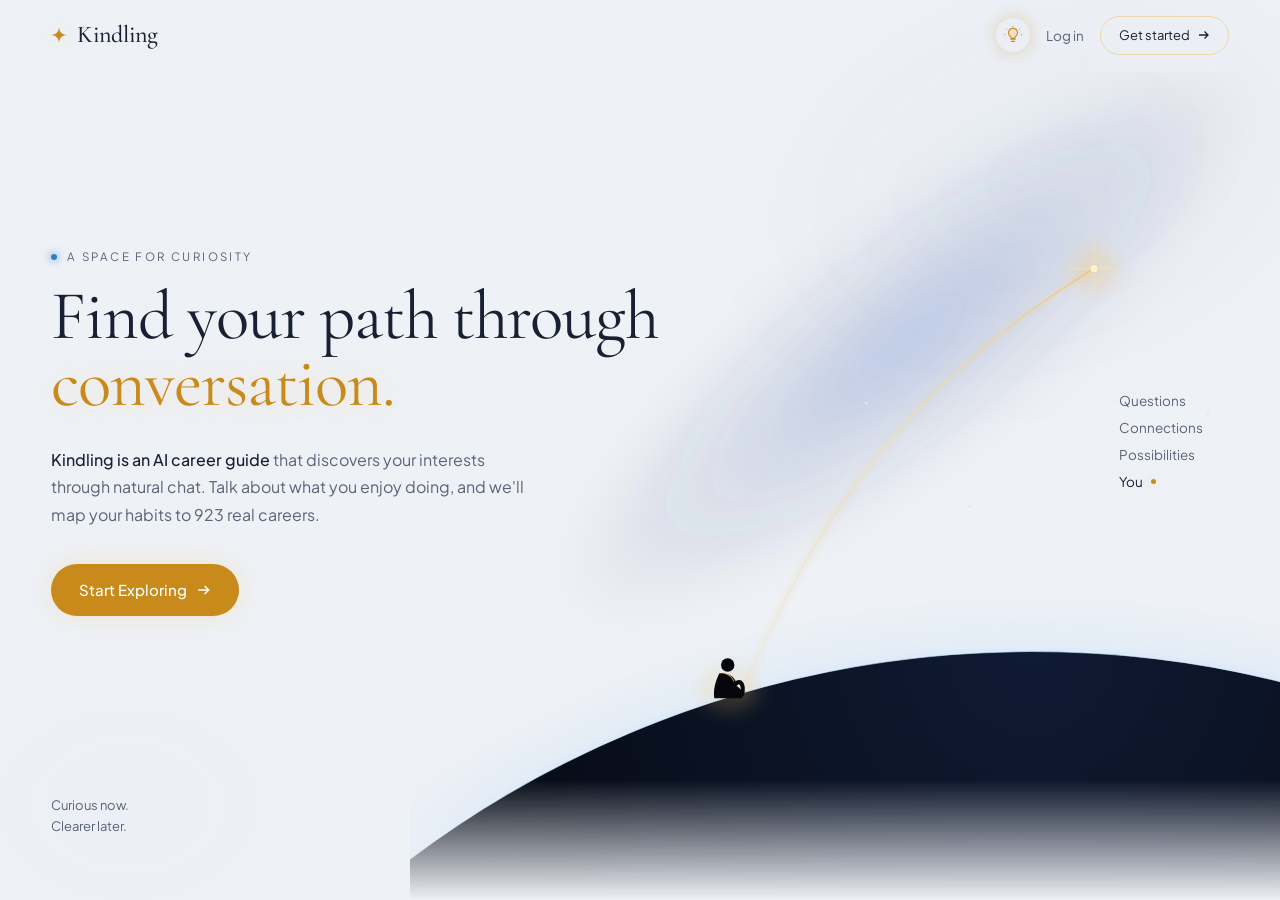
<file: frontend/index.html>
<!DOCTYPE html>
<html lang="en" data-theme="dark">
<head>
<meta charset="UTF-8">
<meta name="viewport" content="width=device-width, initial-scale=1, viewport-fit=cover">
<title>Kindling — AI Career Discovery</title>
<link rel="preconnect" href="https://fonts.googleapis.com">
<link rel="preconnect" href="https://fonts.gstatic.com" crossorigin>
<link href="https://fonts.googleapis.com/css2?family=Cormorant+Garamond:ital,wght@0,400;0,500;1,400&family=Plus+Jakarta+Sans:wght@300;400;500;600&display=swap" rel="stylesheet">
<link rel="stylesheet" href="./css/theme.css">
<link rel="stylesheet" href="./css/screens.css">
<script>
    (function () {
        try {
            var theme = localStorage.getItem('kindling_theme');
            if (theme === 'light' || theme === 'dark') {
                document.documentElement.dataset.theme = theme;
            }
            var text = localStorage.getItem('kindling_text_size');
            if (text === 'large' || text === 'xlarge') {
                document.documentElement.dataset.text = text;
            }
        } catch (error) {}
    })();
</script>
</head>
<body data-page="home">

<canvas id="sky" aria-hidden="true"></canvas>
<div class="nebula" aria-hidden="true"></div>

<svg width="0" height="0" style="position:absolute" aria-hidden="true">
  <defs>
    <symbol id="spark" viewBox="0 0 24 24">
      <path d="M12 0 C12.8 8 16 11.2 24 12 C16 12.8 12.8 16 12 24 C11.2 16 8 12.8 0 12 C8 11.2 11.2 8 12 0 Z" fill="currentColor"/>
    </symbol>
    <symbol id="arrow" viewBox="0 0 12 12"><path d="M1 6h9M6.5 2.5 10 6l-3.5 3.5" stroke="currentColor" stroke-width="1.3" fill="none"/></symbol>
  </defs>
</svg>

<div class="app">

  <!-- ============ NAVIGATION ============ -->
  <header class="nav">
    <a href="#home" class="brand" aria-label="Kindling home">
      <svg class="brand-star"><use href="#spark"/></svg>Kindling
    </a>
    <nav aria-label="Primary">
      <ul class="nav-links">
        <li><a href="#explore" data-route="explore">Explore</a></li>
        <li><a href="#inference" data-route="inference">Inference</a></li>
        <li><a href="#graph" data-route="graph">Career Graph</a></li>
        <li><a href="#reflection" data-route="reflection">Reflection</a></li>
      </ul>
    </nav>
    <div class="nav-end">
      <button class="bulb" id="bulb" aria-pressed="false" aria-label="Turn on light theme" title="Switch theme">
        <svg width="18" height="18" viewBox="0 0 24 24" fill="none" stroke="currentColor" stroke-width="1.4" stroke-linecap="round" stroke-linejoin="round" aria-hidden="true">
          <path class="bulb-glass" d="M9 17.5h6M9.8 20.5h4.4M12 3a6 6 0 0 0-3.6 10.8c.6.5 1 1.2 1 2V16.5h5.2v-.7c0-.8.4-1.5 1-2A6 6 0 0 0 12 3Z"/>
          <path class="bulb-rays" d="M12 .5v.01M3.5 4l.01.01M20.5 4l-.01.01M1 11.5h.01M23 11.5h-.01"/>
        </svg>
      </button>

      <a href="#auth/login" class="nav-signin" data-auth="out">Log in</a>
      <a href="#auth/signup" class="pill-outline" data-auth="out">Get started <svg width="12" height="12"><use href="#arrow"/></svg></a>

      <div class="account-menu" data-auth="in">
        <button type="button" class="avatar" id="navAvatar" aria-haspopup="true" aria-expanded="false" aria-label="Account menu"></button>
        <div class="account-dropdown" id="accountDropdown" role="menu" aria-label="Account" hidden>
          <div class="account-dropdown-head">
            <p class="account-dropdown-name" id="menuName"></p>
            <p class="account-dropdown-email" id="menuEmail"></p>
          </div>
          <a href="#settings" role="menuitem">
            <svg width="14" height="14" viewBox="0 0 16 16" fill="none" stroke="currentColor" stroke-width="1.2" aria-hidden="true"><circle cx="8" cy="8" r="6"/><path d="M8 2a6 6 0 0 0 0 12z" fill="currentColor"/></svg>
            Settings</a>
          <button type="button" id="menuLogout" role="menuitem">
            <svg width="14" height="14" viewBox="0 0 16 16" fill="none" stroke="currentColor" stroke-width="1.2" aria-hidden="true"><path d="M6 2H3.5a1 1 0 0 0-1 1v10a1 1 0 0 0 1 1H6M10.5 11.5 14 8l-3.5-3.5M14 8H6" stroke-linecap="round" stroke-linejoin="round"/></svg>
            Log out</button>
        </div>
      </div>
    </div>
  </header>

  <main class="viewport">

    <!-- ============ 1. LANDING ============ -->
    <section class="screen" id="home" aria-label="Welcome">
      <div class="hero">
        <div class="hero-scene" aria-hidden="true">
          <svg viewBox="0 0 1000 800" preserveAspectRatio="xMaxYMax slice">
            <defs>
              <radialGradient id="planetFill" cx="50%" cy="0%" r="70%">
                <stop offset="0" stop-color="#0f1a33"/><stop offset="0.35" stop-color="#070c18"/><stop offset="1" stop-color="#04060c"/>
              </radialGradient>
              <linearGradient id="trailGrad" x1="0" y1="1" x2="1" y2="0">
                <stop offset="0" stop-color="#f5c46a" stop-opacity="0"/><stop offset="0.5" stop-color="#f7e3b5" stop-opacity="0.55"/><stop offset="1" stop-color="#f5c46a" stop-opacity="0.95"/>
              </linearGradient>
              <radialGradient id="bandGrad" cx="50%" cy="50%" r="50%">
                <stop offset="0" stop-color="#5c86d6" stop-opacity="0.35"/><stop offset="0.5" stop-color="#3a4f99" stop-opacity="0.12"/><stop offset="1" stop-color="#000" stop-opacity="0"/>
              </radialGradient>
              <filter id="soft" x="-50%" y="-50%" width="200%" height="200%"><feGaussianBlur stdDeviation="8"/></filter>
              <filter id="softer" x="-50%" y="-50%" width="200%" height="200%"><feGaussianBlur stdDeviation="24"/></filter>
              <filter id="glowSm" x="-100%" y="-100%" width="300%" height="300%"><feGaussianBlur stdDeviation="3"/></filter>
            </defs>
            <ellipse cx="640" cy="260" rx="420" ry="110" fill="url(#bandGrad)" transform="rotate(-38 640 260)" filter="url(#softer)"/>
            <circle cx="760" cy="1560" r="1000" fill="none" stroke="#8cc8ff" stroke-width="22" opacity="0.28" filter="url(#softer)"/>
            <circle cx="760" cy="1560" r="1000" fill="none" stroke="#bfe3ff" stroke-width="3" opacity="0.55" filter="url(#glowSm)"/>
            <circle cx="760" cy="1560" r="1000" fill="url(#planetFill)"/>
            <circle cx="760" cy="1560" r="1000" fill="none" stroke="#cfe8ff" stroke-width="1" opacity="0.6"/>
            <path d="M478 605 C 545 438, 640 300, 820 190" stroke="url(#trailGrad)" stroke-width="1.4" fill="none"/>
            <path d="M478 605 C 545 438, 640 300, 820 190" stroke="#f5c46a" stroke-width="6" fill="none" opacity="0.12" filter="url(#glowSm)"/>
            <g transform="translate(462 603)">
              <ellipse cx="6" cy="-6" rx="30" ry="22" fill="#f5c46a" opacity="0.18" filter="url(#soft)"/>
              <circle cx="4" cy="-30" r="6.5" fill="#05070d"/>
              <path d="M-4 -22 C -8 -14, -10 -6, -9 2 L 18 2 C 20 -4, 16 -8, 12 -10 L 12 -14 C 10 -18, 6 -23, -4 -22 Z" fill="#05070d"/>
              <path d="M12 -12 C 16 -16, 20 -12, 18 -2" stroke="#05070d" stroke-width="4" fill="none" stroke-linecap="round"/>
              <path d="M-1 -23 C 2 -22, 8 -20, 10 -14" stroke="#f5c46a" stroke-width="1" fill="none" opacity="0.7"/>
            </g>
            <g transform="translate(820 190)">
              <circle r="22" fill="#f5c46a" opacity="0.25" filter="url(#soft)"/>
              <circle r="3.2" fill="#fff6e0"/>
              <path d="M0 -26 L0 26 M-26 0 L26 0" stroke="#f7e3b5" stroke-width="0.8" opacity="0.7"/>
            </g>
            <circle cx="600" cy="320" r="1.6" fill="#cfe8ff" opacity="0.9"/>
            <circle cx="700" cy="420" r="1.2" fill="#f7e3b5" opacity="0.8"/>
            <circle cx="930" cy="330" r="1.4" fill="#cfe8ff" opacity="0.7"/>
          </svg>
        </div>
        <div class="hero-copy">
          <p class="eyebrow cool">A space for curiosity</p>
          <h1 class="hero-title">Find your path through<br><em>conversation.</em></h1>
          <p class="hero-body"><strong>Kindling is an AI career guide</strong> that discovers your interests through natural chat. Talk about what you enjoy doing, and we'll map your habits to 923 real careers.</p>
          <a href="#explore" class="btn-gold" id="heroCTA">Start Exploring <svg width="14" height="14"><use href="#arrow"/></svg></a>
        </div>
        <ol class="journey" aria-label="How Kindling works">
          <li>Questions</li><li>Connections</li><li>Possibilities</li><li>You</li>
        </ol>
        <div class="hero-foot">
          <p>Curious now.<br>Clearer later.</p>
        </div>
      </div>

      <!-- Gokul's Original Full Footer -->
      <footer class="site-footer">
        <div class="site-footer-top">
          <div class="site-footer-brand">
            <svg width="13" height="13" aria-hidden="true"><use href="#spark"/></svg>
            <strong>Kindling</strong>
            <span class="site-footer-tagline">A space for curiosity, not a test.</span>
          </div>
          <ul class="site-footer-links">
            <li><a href="#about">About</a></li>
            <li><a href="#privacy">Privacy</a></li>
            <li><a href="#terms">Terms</a></li>
            <li data-auth="in"><a href="#settings">Settings</a></li>
          </ul>
        </div>
        <div class="site-footer-divider"></div>
        <div class="site-footer-meta">
          <span>© 2026 Kindling</span>
          <span>Career data from O*NET® (<a href="https://www.onetcenter.org/" target="_blank" rel="noopener">onetcenter.org</a>), sponsored by the U.S. Dept. of Labor/ETA</span>
        </div>
      </footer>
    </section>

    <!-- ============ 2. EXPLORE ============ -->
    <section class="screen" id="explore" aria-label="Explore">
      <div class="explore-layout">

        <div class="threads-backdrop" id="threadsBackdrop" hidden></div>

        <aside class="threads-sidebar" id="threadsSidebar" aria-label="Your threads">
          <div class="threads-head">
            <p class="threads-label">Your threads</p>
            <button type="button" class="threads-collapse" id="threadsCollapse" aria-label="Collapse sidebar" aria-expanded="true" title="Collapse">
              <svg width="12" height="12" viewBox="0 0 12 12" aria-hidden="true"><path d="M8 1 3 6l5 5" stroke="currentColor" stroke-width="1.4" fill="none" stroke-linecap="round" stroke-linejoin="round"/></svg>
            </button>
            <button type="button" class="threads-expand" id="threadsExpand" aria-label="Expand sidebar" hidden>
              <svg width="12" height="12" viewBox="0 0 12 12" aria-hidden="true"><path d="M4 1l5 5-5 5" stroke="currentColor" stroke-width="1.4" fill="none" stroke-linecap="round" stroke-linejoin="round"/></svg>
            </button>
          </div>
          <button type="button" class="threads-new" id="newThread">
            <svg width="12" height="12" viewBox="0 0 12 12" aria-hidden="true"><path d="M6 1v10M1 6h10" stroke="currentColor" stroke-width="1.3"/></svg>
            <span>New thread</span>
          </button>
          <div class="threads-list" id="threadsList"></div>
        </aside>

        <div class="thread">
          <div class="thread-head">
            <button type="button" class="link-btn threads-mobile-toggle" id="threadsMobileToggle">
              <svg width="12" height="12" viewBox="0 0 12 12" aria-hidden="true"><path d="M1 3h10M1 6h10M1 9h10" stroke="currentColor" stroke-width="1.3" stroke-linecap="round"/></svg>
              Threads
            </button>
            <span class="thread-title"><svg><use href="#spark"/></svg><span id="threadProgress">Question 1 of 7</span></span>
          </div>
          <div class="feed" id="feed" aria-live="polite"></div>
          <form class="composer" id="composer" autocomplete="off">
            <label for="ask" class="sr-only">Your question</label>
            <textarea id="ask" rows="1" placeholder="Tell me what you've been curious about or tinkering with lately…"></textarea>
            <button class="send" type="submit" aria-label="Send" disabled>
              <svg width="14" height="14" viewBox="0 0 14 14" aria-hidden="true"><path d="M3 11 11 3M5 3h6v6" stroke="currentColor" stroke-width="1.5" fill="none"/></svg>
            </button>
          </form>
        </div>
      </div>
    </section>

    <!-- ============ 3. INFERENCE ============ -->
    <section class="screen" id="inference" aria-label="Inference">
      <div class="inf-page">
        <header class="inf-head">
          <p class="eyebrow cool">Inference</p>
          <h2 class="display">Here's the shape we're starting to see</h2>
          <p class="lede">Patterns that keep showing up in how you explore. Select a star to learn more. Nothing here is a score.</p>
          <div class="scope-bar" id="inferenceScopeBar"></div>
        </header>

        <div class="inf-grid">
          <div class="inf-side">
            <div class="note-card glass">These are patterns in how you explore, never labels for who you are. They may shift as you keep going.</div>
            <p class="section-label">What we're noticing</p>
            <ul class="evidence-list" id="evidenceList"></ul>
          </div>

          <div class="inf-card">
            <svg id="inferenceMap" class="star-map" viewBox="30 20 580 490" role="group" aria-label="Patterns noticed in your exploration"></svg>
            <div class="inf-foot" id="infFoot" aria-live="polite"></div>
          </div>
        </div>
        
        <!-- Gokul's Compact Footer -->
        <footer class="page-foot-compact">
          <a href="#about">About</a><span class="dot">·</span>
          <a href="#privacy">Privacy</a><span class="dot">·</span>
          <a href="#terms">Terms</a><span class="dot">·</span>
          <a href="#settings" data-auth="in">Settings</a><span class="dot" data-auth="in">·</span>
          <span>© 2026 Kindling</span>
        </footer>
      </div>
    </section>

    <!-- ============ 4. CAREER GRAPH ============ -->
    <section class="screen" id="graph" aria-label="Career Graph">
      <div class="graph-page">
      <div class="scope-bar" id="graphScopeBar"></div>
      <div class="map-layout" id="graphLayout">
        <aside class="info-pane" id="graphPanel" aria-live="polite" aria-label="Explore a direction"></aside>
        <div class="map-pane">
          <div class="graph-frame" id="graphFrame">
            <svg id="graphMap" role="group" aria-label="Map of fields and careers connected to your exploration">
              <g id="graphLayer"></g>
            </svg>
            <div class="graph-filter segmented" role="radiogroup" aria-label="Show on the map">
              <button type="button" role="radio" aria-checked="true" data-filter="all">Show everything</button>
              <button type="button" role="radio" aria-checked="false" data-filter="opened">Only what I've opened</button>
            </div>
            <div class="graph-tools">
              <button class="icon-btn" id="zoomIn" aria-label="Zoom in"><svg width="12" height="12" viewBox="0 0 12 12"><path d="M6 1v10M1 6h10" stroke="currentColor" stroke-width="1.3"/></svg></button>
              <button class="icon-btn" id="zoomOut" aria-label="Zoom out"><svg width="12" height="12" viewBox="0 0 12 12"><path d="M1 6h10" stroke="currentColor" stroke-width="1.3"/></svg></button>
              <button class="icon-btn" id="zoomFit" aria-label="Fit whole map"><svg width="12" height="12" viewBox="0 0 14 14"><path d="M5 1H1v4M9 1h4v4M5 13H1V9M9 13h4V9" stroke="currentColor" stroke-width="1.3" fill="none"/></svg></button>
              <button class="icon-btn" id="graphFullscreen" aria-label="Enter fullscreen" aria-pressed="false" hidden><svg width="13" height="13" viewBox="0 0 14 14"><path d="M1 5V1h4M9 1h4v4M13 9v4H9M5 13H1V9" stroke="currentColor" stroke-width="1.3" fill="none"/></svg></button>
              <span>Drag, scroll to zoom</span>
            </div>
          </div>
        </div>
      </div>

      <!-- Gokul's Compact Footer -->
      <footer class="page-foot-compact">
        <a href="#about">About</a><span class="dot">·</span>
        <a href="#privacy">Privacy</a><span class="dot">·</span>
        <a href="#terms">Terms</a><span class="dot">·</span>
        <a href="#settings" data-auth="in">Settings</a><span class="dot" data-auth="in">·</span>
        <span>© 2026 Kindling</span>
      </footer>
      </div>
    </section>

    <!-- ============ 5. REFLECTION ============ -->
    <section class="screen" id="reflection" aria-label="Reflection">
      <div class="refl-page">
        <header class="inf-head">
          <p class="eyebrow">Reflection</p>
          <h2 class="display">Looking back, looking forward</h2>
          <p class="lede">Where your exploration has gone, and how the patterns feel to you.</p>
          <div class="scope-bar" id="reflectionScopeBar"></div>
        </header>

        <div class="refl-grid">
          <div class="refl-left">
            <section class="refl-card" aria-labelledby="timeHead">
              <h3 id="timeHead">Time spent exploring</h3>
              <ul class="time-bars" id="timeBars"></ul>
            </section>
            <section class="refl-card take-card" aria-labelledby="takeHead">
              <div class="take-head">
                <p class="eyebrow warm" id="takeHead">Your take</p>
                <span class="private-pill">🔒 Private to you</span>
              </div>
              <h3 class="take-title">How does this feel so far?</h3>
              <p class="refl-sub">Anything you want to see more or less of, or a role that caught you off guard? This is just for you. Kindling listens, it doesn't grade.</p>

              <form class="take-form" id="takeForm">
                <label for="takeInput" class="sr-only">Your take</label>
                <textarea id="takeInput" maxlength="1000" rows="4" placeholder="Tell Kindling what you noticed…"></textarea>
                <div class="take-form-foot">
                  <span class="take-counter" id="takeCounter">0/1000</span>
                  <button type="submit" class="btn-gold sm" id="takeSave" disabled>Save note</button>
                </div>
              </form>

              <div class="take-chips" id="takeChips" hidden></div>
              <div class="take-notes" id="takeNotes"></div>
            </section>
          </div>
          <section class="refl-card refl-right" aria-labelledby="calHead">
            <h3 id="calHead">Pattern calibration</h3>
            <p class="refl-sub">Tell Kindling which patterns sound like you. It will lean on the ones that fit.</p>
            <ul class="cal-list" id="calibration"></ul>
            <p class="whisper refl-quote">"You're not meant to have it all figured out. You're meant to keep exploring."</p>
          </section>
        </div>
        
        <!-- Gokul's Compact Footer -->
        <footer class="page-foot-compact">
          <a href="#about">About</a><span class="dot">·</span>
          <a href="#privacy">Privacy</a><span class="dot">·</span>
          <a href="#terms">Terms</a><span class="dot">·</span>
          <a href="#settings" data-auth="in">Settings</a><span class="dot" data-auth="in">·</span>
          <span>© 2026 Kindling</span>
        </footer>
      </div>
    </section>

    <!-- ============ AUTH ============ -->
    <section class="screen" id="auth" aria-label="Sign in or create an account">
      <div class="auth-layout">
        <div class="auth-copy">
          <p class="eyebrow cool">Your space</p>
          <h2 class="display">Keep your<br>trail of curiosity.</h2>
          <p class="lede">Sign in or create an account to explore, keeping your questions, patterns, and career directions waiting for you next time.</p>
          <p class="whisper" style="margin-top:28px">Every question leaves a trail.</p>
        </div>

        <div class="auth-card">
          <div class="auth-card-inner" id="authCardInner">
            <h2 class="auth-heading" id="authHeading" tabindex="-1">Welcome back</h2>
            <p class="auth-sub" id="authSub">Log in to pick up where you left off.</p>

            <form class="auth-form" id="authForm" novalidate>
              <div class="field" id="nameField" hidden>
                <label for="aName">What should we call you? <span class="field-optional">(optional)</span></label>
                <input id="aName" autocomplete="given-name">
              </div>
              <div class="field">
                <label for="aEmail">Email</label>
                <input id="aEmail" type="email" autocomplete="email">
                <p class="field-error" id="emailError" hidden></p>
              </div>
              <div class="field">
                <label for="aPass">Password</label>
                <div class="pw-wrap">
                  <input id="aPass" type="password" autocomplete="current-password">
                  <button type="button" class="pw-toggle" id="pwToggle">Show</button>
                </div>
                <p class="pw-hint" id="pwHint" hidden><span class="pw-check" id="pwCheck" aria-hidden="true"></span>At least 8 characters</p>
                <p class="auth-forgot" id="authForgot"><a href="#" id="forgotPasswordLink">Forgot password?</a></p>
              </div>

              <p class="auth-error" id="authError" role="alert" aria-live="assertive"></p>

              <button class="btn-gold" type="submit" id="authSubmit">
                <span class="btn-label" id="authSubmitLabel">Log in</span>
                <svg class="btn-spinner" id="authSpinner" hidden width="16" height="16" viewBox="0 0 16 16" aria-hidden="true"><circle cx="8" cy="8" r="6.5" fill="none" stroke="currentColor" stroke-width="2" stroke-linecap="round" stroke-dasharray="28" stroke-dashoffset="10"/></svg>
              </button>
            </form>

            <p class="auth-switch" id="authSwitch">Don't have an account? <a href="#auth/signup" id="authSwitchLink">Sign up</a></p>

            <p class="auth-or">or</p>
            <button class="btn-line btn-wide" id="googleBtn" type="button">
              <svg width="16" height="16" viewBox="0 0 24 24" aria-hidden="true"><path fill="#4285F4" d="M22.5 12.3c0-.8-.1-1.5-.2-2.3H12v4.3h5.9a5 5 0 0 1-2.2 3.3v2.7h3.6c2.1-1.9 3.2-4.8 3.2-8Z"/><path fill="#34A853" d="M12 23c3 0 5.5-1 7.3-2.7l-3.6-2.7c-1 .7-2.2 1-3.7 1-2.9 0-5.3-1.9-6.2-4.5H2.1v2.8A11 11 0 0 0 12 23Z"/><path fill="#FBBC05" d="M5.8 14.1a6.6 6.6 0 0 1 0-4.2V7.1H2.1a11 11 0 0 0 0 9.8l3.7-2.8Z"/><path fill="#EA4335" d="M12 5.4c1.6 0 3.1.6 4.2 1.7l3.2-3.2A11 11 0 0 0 2.1 7.1l3.7 2.8C6.7 7.3 9.1 5.4 12 5.4Z"/></svg>
              Continue with Google</button>

            <p class="auth-fine" id="authFine">An account is required to explore Kindling. Your exploration stays private to you.</p>
            <p class="auth-consent" id="authConsent" hidden>By creating an account you agree to our <a href="#terms">Terms</a> and <a href="#privacy">Privacy Policy</a>.</p>
          </div>
        </div>
      </div>
    </section>

    <!-- ============ SETTINGS ============ -->
    <section class="screen" id="settings" aria-label="Settings">
      <div class="settings-wrap">
        <div class="settings-head">
          <p class="eyebrow">Settings</p>
          <h2 class="display">Your space, your preferences</h2>
          <p class="lede">Manage how Kindling looks, and what happens to your exploration.</p>
        </div>

        <div class="settings-grid">
          <div class="settings-nav" role="tablist" aria-label="Settings sections" aria-orientation="vertical">
            <button role="tab" aria-selected="true" aria-controls="s-appearance" id="t-appearance">Appearance</button>
            <button role="tab" aria-selected="false" aria-controls="s-exploration" id="t-exploration">Exploration</button>
            <button role="tab" aria-selected="false" aria-controls="s-access" id="t-access">Accessibility</button>
            <button role="tab" aria-selected="false" aria-controls="s-account" id="t-account">Account</button>
          </div>

          <div class="settings-card">

            <!-- Appearance -->
            <div class="settings-section is-active" id="s-appearance" role="tabpanel" aria-labelledby="t-appearance">
              <div class="s-head"><h2>Appearance</h2><p>Choose how Kindling looks on this device.</p></div>
              <div class="s-row">
                <div class="s-label">Theme<small>System follows your device setting.</small></div>
                <div class="segmented" role="radiogroup" aria-label="Theme" id="themeGroup">
                  <button role="radio" data-theme-choice="system" aria-checked="false">System</button>
                  <button role="radio" data-theme-choice="dark" aria-checked="true">Dark</button>
                  <button role="radio" data-theme-choice="light" aria-checked="false">Light</button>
                </div>
              </div>
              <div class="s-row">
                <div class="s-label">Text size<small>Scales text and controls across every page.</small></div>
                <div class="segmented" role="radiogroup" aria-label="Text size" id="textGroup">
                  <button role="radio" data-text-choice="default" aria-checked="true">Default</button>
                  <button role="radio" data-text-choice="large" aria-checked="false">Large</button>
                  <button role="radio" data-text-choice="xlarge" aria-checked="false">Extra large</button>
                </div>
              </div>
            </div>

            <!-- Exploration -->
            <div class="settings-section" id="s-exploration" role="tabpanel" aria-labelledby="t-exploration">
              <div class="s-head"><h2>Exploration</h2><p>Control what Kindling remembers between visits.</p></div>
              <div class="s-row">
                <div class="s-label">Save my exploration<small>Keep your session on this browser after you close the tab.</small></div>
                <button class="switch" role="switch" aria-checked="false" aria-label="Save my exploration" id="saveSwitch"></button>
              </div>
              <div class="s-row">
                <div class="s-label">Connect Threads<small>When off, each conversation has its own patterns, career graph and reflection. When on, Kindling combines all your conversations into one picture.</small></div>
                <button class="switch" role="switch" aria-checked="false" aria-label="Connect Threads" id="connectThreadsSwitch"></button>
              </div>
              <div class="s-row">
                <div class="s-label">Reset exploration<small>Clears your thread, patterns, and career graph on this device. Can't be undone.</small></div>
                <button class="btn-quiet" id="resetBtn">Reset</button>
              </div>
            </div>

            <!-- Accessibility -->
            <div class="settings-section" id="s-access" role="tabpanel" aria-labelledby="t-access">
              <div class="s-head"><h2>Accessibility</h2><p>Make Kindling comfortable to use.</p></div>
              <div class="s-row">
                <div class="s-label">Still background<small>Stops the drifting stars and shooting stars.</small></div>
                <button class="switch" role="switch" aria-checked="false" aria-label="Still background" id="stillSwitch"></button>
              </div>
              <div class="s-row">
                <div class="s-label">Always show labels in the career graph<small>Shows every direction's name without hovering.</small></div>
                <button class="switch" role="switch" aria-checked="false" aria-label="Always show graph labels" id="labelsSwitch"></button>
              </div>
            </div>

            <!-- Account -->
            <div class="settings-section" id="s-account" role="tabpanel" aria-labelledby="t-account">
              <div class="s-head">
                <h2>Account</h2>
                <p>Signed in as <span id="acctName"></span> (<span id="acctEmail"></span>)</p>
              </div>
              <div class="s-row">
                <div class="s-label">Sign out<small>You can sign back in any time with the same email and password.</small></div>
                <button class="btn-line" id="signOutBtn">Sign out</button>
              </div>
            </div>

          </div>
        </div>
      </div>
    </section>

    <!-- ============ ABOUT ============ -->
    <section class="screen" id="about" aria-label="About Kindling">
      <div class="legal-page">
        <header class="legal-head">
          <p class="eyebrow cool">About</p>
          <h2 class="display">A space to get curious,<br>not a test to pass.</h2>
          <p class="lede">Kindling helps you follow what catches your attention, and see where those questions could lead.</p>
        </header>

        <section class="legal-section">
          <h3>What Kindling is</h3>
          <p>Kindling is a place to explore what interests you, out loud, without being scored, graded, or sorted into a "type." There's no quiz to fail here, and no single right answer to find.</p>
        </section>

        <section class="legal-section">
          <h3>How it works</h3>
          <div class="step-cards">
            <div class="step-card">
              <p class="step-num">01</p>
              <h4>Explore</h4>
              <p>Chat with Kindling about anything you're curious about. No script, no wrong answers.</p>
            </div>
            <div class="step-card">
              <p class="step-num">02</p>
              <h4>Inference</h4>
              <p>Kindling gently notices patterns in how you explore, never a label for who you are.</p>
            </div>
            <div class="step-card">
              <p class="step-num">03</p>
              <h4>Career Graph</h4>
              <p>See real fields and careers connected to what you've been curious about, and where they could lead.</p>
            </div>
          </div>
        </section>

        <section class="legal-section">
          <h3>What Kindling isn't</h3>
          <ul>
            <li>It isn't a personality test or a career-matching quiz with a final score.</li>
            <li>It doesn't decide your future, or tell you who you "should" be.</li>
            <li>It isn't a replacement for a real teacher, school counselor, or someone who actually knows you.</li>
          </ul>
        </section>

        <section class="legal-section">
          <h3>Where the career information comes from</h3>
          <p>The fields, careers, and everyday tasks you see on the Career Graph come from O*NET, a free public database of U.S. occupations.</p>
          <div class="legal-note">This product uses information from O*NET Web Services by the U.S. Department of Labor, Employment and Training Administration (USDOL/ETA). O*NET® is a trademark of USDOL/ETA. Learn more at <a href="https://www.onetcenter.org/" target="_blank" rel="noopener">onetcenter.org</a>.</div>
        </section>

        <section class="legal-section">
          <h3>A note on accuracy</h3>
          <p>Kindling's replies come from an AI, and AI can get things wrong or oversimplify. Use it to explore ideas, not as the final word. Before any big decision, like choosing a class, a major, or a path, talk it over with a real teacher, school counselor, or trusted adult.</p>
        </section>
      </div>

      <!-- Gokul's Original Full Footer -->
      <footer class="site-footer">
        <div class="site-footer-top">
          <div class="site-footer-brand">
            <svg width="13" height="13" aria-hidden="true"><use href="#spark"/></svg>
            <strong>Kindling</strong>
            <span class="site-footer-tagline">A space for curiosity, not a test.</span>
          </div>
          <ul class="site-footer-links">
            <li><a href="#about">About</a></li>
            <li><a href="#privacy">Privacy</a></li>
            <li><a href="#terms">Terms</a></li>
            <li data-auth="in"><a href="#settings">Settings</a></li>
          </ul>
        </div>
        <div class="site-footer-divider"></div>
        <div class="site-footer-meta">
          <span>© 2026 Kindling</span>
          <span>Career data from O*NET® (<a href="https://www.onetcenter.org/" target="_blank" rel="noopener">onetcenter.org</a>), sponsored by the U.S. Dept. of Labor/ETA</span>
        </div>
      </footer>
    </section>

    <!-- ============ PRIVACY ============ -->
    <section class="screen" id="privacy" aria-label="Privacy Policy">
      <div class="legal-page">
        <header class="legal-head">
          <p class="eyebrow cool">LEGAL</p>
          <h2 class="display">Privacy Policy</h2>
          <p class="legal-updated">Last updated: <span data-legal-updated></span></p>
          <p class="lede">This policy explains what information Kindling collects and how it's used.</p>
        </header>

        <section class="legal-section">
          <h3>What we store</h3>
          <ul>
            <li>Your account email, and a securely scrambled (hashed) version of your password, never the password itself.</li>
            <li>The name you give us on sign-up, if you choose to give one - it's optional, and we fall back to the first part of your email if you leave it blank.</li>
            <li>The messages you send Kindling, and Kindling's replies, so your conversation is still there when you come back.</li>
            <li>Behavioral signals from how you explore, like the patterns Inference notices, which fields and careers you've opened on the Career Graph, and which patterns you've told Kindling feel right or don't.</li>
          </ul>
        </section>

        <section class="legal-section">
          <h3>Why we store it</h3>
          <ul>
            <li>To keep your conversations right where you left them.</li>
            <li>To notice patterns across everything you've explored, not just one chat.</li>
            <li>To make the Career Graph feel personal to your exploration, instead of generic.</li>
          </ul>
        </section>

        <section class="legal-section">
          <h3>Where it lives</h3>
          <p>Everything above lives in Kindling's own database, on the server that runs the app. It isn't synced to any other storage service, aside from the AI providers below, which only ever see the text of one message at the moment they're generating a reply to it.</p>
        </section>

        <section class="legal-section">
          <h3>Who can see it</h3>
          <ul>
            <li>You, whenever you're signed in and looking at your own exploration.</li>
            <li>People on the Kindling team, for overall usage patterns and (only when needed to fix a real problem) the messages in a specific conversation. This is only ever to build and improve Kindling.</li>
          </ul>
          <p>We never sell your data, and we never share it with advertisers.</p>
        </section>

        <section class="legal-section">
          <h3>The AI providers we use</h3>
          <p>When you send Kindling a message, its text is sent to Groq and, if Groq is unavailable, to Google's Gemini, so one of them can write a reply. We can't independently verify what either provider does with that text beyond their own published policies, so it's best to avoid sharing anything in a chat that you wouldn't want a third-party AI service to process.</p>
        </section>

        <section class="legal-section">
          <h3>Downloading or deleting your data</h3>
          <p>There's no one-click "download everything" button yet. You can permanently delete your conversations, patterns, and Career Graph at any time from <a href="#settings">Settings → Reset exploration</a>, which really deletes it, not just hides it. Deleting your account entirely isn't self-serve yet either; email us at <a href="mailto:hello@kindling.app">hello@kindling.app</a> and we'll take care of it by hand.</p>
        </section>

        <section class="legal-section">
          <h3>If you're under 13</h3>
          <p>Please explore Kindling together with a parent or guardian.</p>
        </section>
      </div>

      <!-- Gokul's Original Full Footer -->
      <footer class="site-footer">
        <div class="site-footer-top">
          <div class="site-footer-brand">
            <svg width="13" height="13" aria-hidden="true"><use href="#spark"/></svg>
            <strong>Kindling</strong>
            <span class="site-footer-tagline">A space for curiosity, not a test.</span>
          </div>
          <ul class="site-footer-links">
            <li><a href="#about">About</a></li>
            <li><a href="#privacy">Privacy</a></li>
            <li><a href="#terms">Terms</a></li>
            <li data-auth="in"><a href="#settings">Settings</a></li>
          </ul>
        </div>
        <div class="site-footer-divider"></div>
        <div class="site-footer-meta">
          <span>© 2026 Kindling</span>
          <span>Career data from O*NET® (<a href="https://www.onetcenter.org/" target="_blank" rel="noopener">onetcenter.org</a>), sponsored by the U.S. Dept. of Labor/ETA</span>
        </div>
      </footer>
    </section>

    <!-- ============ TERMS ============ -->
    <section class="screen" id="terms" aria-label="Terms of Use">
      <div class="legal-page">
        <header class="legal-head">
          <p class="eyebrow cool">LEGAL</p>
          <h2 class="display">Terms of Use</h2>
          <p class="legal-updated">Last updated: <span data-legal-updated></span></p>
          <p class="lede">These terms explain how Kindling can be used and what it can and can't do for you.</p>
        </header>

        <section class="legal-section">
          <h3>Using Kindling</h3>
          <ul>
            <li>Kindling is meant for personal, non-commercial exploring, not for automated use, scraping, or reselling what it shows you.</li>
            <li>Be a decent person here: don't try to break, overload, or misuse Kindling, and don't use it to generate anything harmful.</li>
          </ul>
        </section>

        <section class="legal-section">
          <h3>About what Kindling tells you</h3>
          <p>Kindling's replies, patterns, and career suggestions are generated by AI and by general career data (from O*NET); they're starting points for exploring, not professional, medical, legal, or financial advice.</p>
          <p>AI can be wrong, outdated, or oversimplified. Always check anything important with a real teacher, school counselor, or trusted adult, especially before a decision that matters.</p>
        </section>

        <section class="legal-section">
          <h3>Your account</h3>
          <p>Keep your password to yourself; you're responsible for what happens in your account. You can reset your exploration or ask us to delete your account at any time. See the <a href="#privacy">Privacy Policy</a> for how.</p>
        </section>

        <section class="legal-section">
          <h3>Changes</h3>
          <p>Kindling is still actively being built, so these terms, and the app itself, may change over time. We'll try to keep this page current.</p>
        </section>

        <section class="legal-section">
          <h3>Questions</h3>
          <p>Reach us at <a href="mailto:hello@kindling.app">hello@kindling.app</a>.</p>
        </section>
      </div>

      <!-- Gokul's Original Full Footer -->
      <footer class="site-footer">
        <div class="site-footer-top">
          <div class="site-footer-brand">
            <svg width="13" height="13" aria-hidden="true"><use href="#spark"/></svg>
            <strong>Kindling</strong>
            <span class="site-footer-tagline">A space for curiosity, not a test.</span>
          </div>
          <ul class="site-footer-links">
            <li><a href="#about">About</a></li>
            <li><a href="#privacy">Privacy</a></li>
            <li><a href="#terms">Terms</a></li>
            <li data-auth="in"><a href="#settings">Settings</a></li>
          </ul>
        </div>
        <div class="site-footer-divider"></div>
        <div class="site-footer-meta">
          <span>© 2026 Kindling</span>
          <span>Career data from O*NET® (<a href="https://www.onetcenter.org/" target="_blank" rel="noopener">onetcenter.org</a>), sponsored by the U.S. Dept. of Labor/ETA</span>
        </div>
      </footer>
    </section>
  </main>

</div>

<!-- Dialogs -->
<dialog id="resetDialog" aria-labelledby="resetTitle">
  <h3 id="resetTitle">Start fresh?</h3>
  <p>This clears your questions, the patterns drawn from them, and your career graph. It can't be undone.</p>
  <div class="dialog-actions">
    <button class="plain" data-close>Keep everything</button>
    <button class="btn-quiet" id="resetConfirm">Reset exploration</button>
  </div>
</dialog>

<dialog id="deleteThreadDialog" aria-labelledby="deleteThreadTitle">
  <h3 id="deleteThreadTitle">Delete this thread?</h3>
  <p>This removes the conversation and anything Kindling learned from it. It can't be undone.</p>
  <div class="dialog-actions">
    <button class="plain" data-close>Cancel</button>
    <button class="btn-danger solid" id="deleteThreadConfirm">Delete</button>
  </div>
</dialog>

<dialog id="onboardingDialog" aria-labelledby="onboardingTitle">
  <h3 id="onboardingTitle">Before you start exploring</h3>
  <ul class="dialog-list">
    <li>Don't share passwords, bank details, national ID numbers, or other sensitive personal or financial information in chat - Kindling can't protect what's typed into a conversation the way a password manager can.</li>
    <li>Your conversations are used to generate replies through a third-party AI provider. See our <a href="#privacy">Privacy Policy</a> for the full detail.</li>
    <li>This is a space for exploring what interests you - not a place to share anything you wouldn't want stored.</li>
  </ul>
  <div class="dialog-actions">
    <button class="btn-gold sm" id="onboardingAck">I understand</button>
  </div>
</dialog>

<div class="toast" id="toast" role="status"></div>
<div class="toast with-action" id="undoToast" role="status">
  <span id="undoToastText"></span>
  <button type="button" class="toast-undo" id="undoToastBtn">Undo</button>
</div>

<!-- Scripts -->
<script src="./js/starfield.js"></script>
<script src="./js/router.js"></script>
<script src="./js/nodes.js"></script>
<script src="./js/session.js"></script>
<script src="./js/patterns.js"></script>
<script src="./js/explore.js"></script>
<script src="./js/inference.js"></script>
<script src="./js/career-graph.js"></script>
<script src="./js/reflection.js"></script>
<script src="./js/settings.js"></script>
<script src="./js/auth.js"></script>
<script src="./js/main.js"></script>

</body>
</html>
</file>
<file: frontend/css/theme.css>
/* =========================================================
   DESIGN TOKENS
   ========================================================= */
:root {
  --bg: #070b14;
  --surface: rgba(255, 255, 255, 0.035);
  --surface-elevated: rgba(255, 255, 255, 0.06);
  --surface-solid: #0c1120;
  --panel: rgba(10, 14, 26, 0.72);
  --border: rgba(255, 255, 255, 0.08);
  --border-strong: rgba(255, 255, 255, 0.16);

  --fg: #f2ede3;
  --muted: #8b93a7;
  --faint: #5b6378;

  --warm: #f5c46a;
  --warm-soft: #f7e3b5;
  --amber: #e8a94a;
  --cool: #8cc8ff;
  --cool-soft: #cfe8ff;
  --violet: #9b8cf2;
  --danger: #f08a7a;

  --glow-warm: 0 0 18px rgba(245, 196, 106, 0.55);

  --font-display: 'Cormorant Garamond', 'Iowan Old Style', 'Palatino Linotype', Georgia, serif;
  --font-body: 'Plus Jakarta Sans', system-ui, -apple-system, 'Segoe UI', sans-serif;

  --radius-sm: 10px;
  --radius-card: 14px;
  --radius-panel: 20px;
  --radius-pill: 999px;

  --nav-h: 72px;
  --pad-x: clamp(20px, 4vw, 64px);
  --sky-opacity: 1;
}
:root[data-theme="light"] {
  --bg: #eef1f6;
  --surface: rgba(255, 255, 255, 0.55);
  --surface-elevated: rgba(255, 255, 255, 0.85);
  --surface-solid: #f7f8fb;
  --panel: rgba(250, 251, 253, 0.85);
  --border: rgba(20, 30, 60, 0.1);
  --border-strong: rgba(20, 30, 60, 0.2);
  --fg: #1a2033;
  --muted: #5a6378;
  --faint: #8a92a5;
  --warm: #c98a1c;
  --warm-soft: #9a6a14;
  --amber: #b86f14;
  --cool: #2f7fc4;
  --cool-soft: #1d5c94;
  --violet: #6a5ad0;
  --danger: #c24a38;
  --glow-warm: 0 0 14px rgba(201, 138, 28, 0.35);
  --sky-opacity: 0.18;
}
:root[data-text="large"] .app { zoom: 1.1; }
:root[data-text="xlarge"] .app { zoom: 1.3; }

* { box-sizing: border-box; margin: 0; padding: 0; }
::selection { background: rgba(245, 196, 106, 0.28); color: inherit; }
html, body {
  height: 100%;
  background: var(--bg);
  color: var(--fg);
  font-family: var(--font-body);
  font-size: 15px;
  line-height: 1.6;
  -webkit-font-smoothing: antialiased;
}
body { overflow: hidden; }
:root { padding-top: env(safe-area-inset-top, 0px); padding-bottom: env(safe-area-inset-bottom, 0px); }
button, input, select { font: inherit; color: inherit; }
button { cursor: pointer; background: none; border: none; user-select: none; }
a { color: inherit; text-decoration: none; }
:focus-visible { outline: 1.5px solid var(--warm); outline-offset: 3px; border-radius: 6px; }
[hidden] { display: none !important; }
.sr-only { position: absolute; width: 1px; height: 1px; overflow: hidden; clip: rect(0 0 0 0); white-space: nowrap; }

/* =========================================================
   ATMOSPHERE
   ========================================================= */
#sky { position: fixed; inset: 0; width: 100%; height: 100%; z-index: 0; pointer-events: none; opacity: var(--sky-opacity); transition: opacity 0.6s; }
.nebula { position: fixed; inset: 0; z-index: 0; pointer-events: none; opacity: var(--sky-opacity); transition: opacity 1s; }
.nebula::before, .nebula::after { content: ''; position: absolute; border-radius: 50%; filter: blur(60px); }
.nebula::before {
  width: 60vw; height: 55vh; right: -12vw; top: -8vh;
  background: radial-gradient(closest-side, rgba(70, 110, 190, 0.22), rgba(60, 70, 140, 0.08) 60%, transparent);
  transform: rotate(-18deg);
}
.nebula::after {
  width: 50vw; height: 45vh; left: -15vw; bottom: -12vh;
  background: radial-gradient(closest-side, rgba(110, 95, 170, 0.14), transparent 70%);
}
body[data-page="explore"] .nebula { opacity: calc(var(--sky-opacity) * 0.7); }
body[data-page="settings"] .nebula { opacity: calc(var(--sky-opacity) * 0.35); }

/* =========================================================
   SHELL + NAVIGATION (links centered)
   ========================================================= */
.app { position: relative; z-index: 1; height: 100%; display: flex; flex-direction: column; }

.nav {
  flex: none;
  height: var(--nav-h);
  padding: 0 var(--pad-x);
  display: grid;
  grid-template-columns: 1fr auto 1fr;
  align-items: center;
  gap: 24px;
  position: relative; z-index: 10;
  background: transparent; border-bottom: 1px solid transparent;
  transition: background-color 0.25s ease, border-color 0.25s ease;
}
/* Transparent at the very top; once the active screen's own scroll
   moves content under it, this stops anything ever visibly slicing
   behind the logo/nav links. */
.nav.is-scrolled {
  background: var(--panel);
  backdrop-filter: blur(14px); -webkit-backdrop-filter: blur(14px);
  border-bottom-color: var(--border);
}
.brand {
  justify-self: start;
  display: flex; align-items: center; gap: 10px;
  font-family: var(--font-display);
  font-size: 24px; font-weight: 500;
}
.brand-star { width: 16px; height: 16px; color: var(--warm); filter: drop-shadow(var(--glow-warm)); }
.nav-links { display: flex; gap: 34px; list-style: none; }
.nav-links a { position: relative; font-size: 13.5px; color: var(--muted); padding: 6px 0; transition: color 0.25s; }
.nav-links a:hover, .nav-links a[aria-current="page"] { color: var(--fg); }
.nav-links a[aria-current="page"]::after {
  content: ''; position: absolute; left: 0; right: 0; bottom: -3px; height: 1px;
  background: var(--warm); box-shadow: 0 0 8px rgba(245, 196, 106, 0.6);
}
.nav-end { justify-self: end; display: flex; align-items: center; gap: 14px; }
/* Links sit in the center once you're past the hero */
body[data-page="home"] .nav > nav, body[data-page="auth"] .nav > nav { visibility: hidden; }
/* No page links in the nav at all while signed out - every one of
   them points at a private route anyway. */
body:not(.signed-in) .nav > nav { visibility: hidden; }
.bulb {
  width: 34px; height: 34px; border-radius: 50%;
  display: grid; place-items: center;
  color: var(--muted); border: 1px solid transparent;
  transition: color 0.25s, border-color 0.25s, box-shadow 0.25s;
}
.bulb:hover { color: var(--fg); border-color: var(--border); }
.bulb .bulb-rays { opacity: 0; transition: opacity 0.25s; }
.bulb[aria-pressed="true"] { color: var(--warm); box-shadow: 0 0 16px rgba(201, 138, 28, 0.3); }
.bulb[aria-pressed="true"] .bulb-glass { fill: rgba(245, 196, 106, 0.35); }
.bulb[aria-pressed="true"] .bulb-rays { opacity: 1; }
.nav-signin { white-space: nowrap; font-size: 13.5px; color: var(--muted); padding: 6px 2px; transition: color 0.2s; }
.nav-signin:hover { color: var(--fg); }
body.signed-in [data-auth="out"], body:not(.signed-in) [data-auth="in"] { display: none !important; }
body[data-page="auth"] .nav-signin, body[data-page="auth"] .pill-outline { display: none; }
.pill-outline {
  display: inline-flex; align-items: center; gap: 8px;
  padding: 8px 18px; border-radius: var(--radius-pill);
  border: 1px solid rgba(245, 196, 106, 0.55);
  font-size: 13px; transition: border-color 0.25s, background 0.25s;
}
.pill-outline:hover { border-color: var(--warm); background: rgba(245, 196, 106, 0.08); }
.account-menu { position: relative; }
.avatar {
  width: 32px; height: 32px; display: grid; place-items: center; border-radius: 50%;
  background: #1c2244; border: 1px solid var(--border-strong);
  font-size: 13px; font-weight: 500; color: #e6e9ff;
  transition: border-color 0.2s, box-shadow 0.2s;
}
.avatar[aria-expanded="true"] { border-color: var(--warm); box-shadow: 0 0 10px rgba(245,196,106,0.35); }
:root[data-theme="light"] .avatar { background: #d9ddf2; color: #262c52; }
.account-dropdown {
  position: absolute; z-index: 30; top: calc(100% + 10px); right: 0;
  min-width: 220px; padding: 8px; border-radius: 14px;
  background: var(--panel); border: 1px solid var(--border-strong);
  backdrop-filter: blur(16px); -webkit-backdrop-filter: blur(16px);
  box-shadow: 0 16px 32px rgba(0,0,0,0.35);
}
.account-dropdown[hidden] { display: none; }
.account-dropdown-head { padding: 8px 10px 10px; margin-bottom: 4px; border-bottom: 1px solid var(--border); }
.account-dropdown-name { font-size: 13.5px; font-weight: 500; color: var(--fg); }
.account-dropdown-email { font-size: 12px; color: var(--muted); margin-top: 2px; }
.account-dropdown a, .account-dropdown button {
  display: flex; align-items: center; gap: 9px; width: 100%;
  padding: 9px 10px; border-radius: 9px;
  font-size: 13px; color: var(--fg); text-align: left;
}
.account-dropdown svg { flex: none; color: var(--muted); }
.account-dropdown a:hover, .account-dropdown button:hover,
.account-dropdown a:focus-visible, .account-dropdown button:focus-visible { background: var(--surface); outline: none; }

/* =========================================================
   SCREENS
   ========================================================= */
.viewport { flex: 1; position: relative; min-height: 0; }
.screen {
  position: absolute; inset: 0;
  overflow-y: auto;
  padding: 24px var(--pad-x) 32px;
  opacity: 0; visibility: hidden;
  transition: opacity 0.45s ease, visibility 0s linear 0.45s;
  scrollbar-width: thin; scrollbar-color: rgba(255, 255, 255, 0.16) transparent;
}
.screen::-webkit-scrollbar { width: 6px; }
.screen::-webkit-scrollbar-thumb { background: rgba(255, 255, 255, 0.16); border-radius: 6px; }
.screen::-webkit-scrollbar-track { background: transparent; }
.screen.is-active { opacity: 1; visibility: visible; transition: opacity 0.45s ease, visibility 0s; }

/* Info-left / map-right - same frame, positions swapped. Column
   sizes stay the same as before the swap (340px-min text column,
   1.35fr graph column), just in the other order. */
.map-layout {
  /* Flex child of .graph-page (screens.css) now, not the screen's
     only content — flex:1/min-height:0 lets the compact footer take
     its own space below without .map-layout overflowing the screen. */
  flex: 1 1 auto;
  min-height: 0;
  display: grid;
  grid-template-columns: minmax(340px, 1fr) minmax(0, 1.35fr);
  gap: clamp(20px, 3vw, 44px);
}
.map-pane { position: relative; min-height: 0; display: flex; flex-direction: column; justify-content: center; }
.info-pane {
  min-height: 0;
  overflow-y: auto;
  padding: 32px 30px;
  border-radius: var(--radius-panel);
  background: var(--panel);
  border: 1px solid var(--border);
  backdrop-filter: blur(18px); -webkit-backdrop-filter: blur(18px);
}

/* =========================================================
   TYPE
   ========================================================= */
.eyebrow {
  display: flex; align-items: center; gap: 10px;
  font-size: 11.5px; letter-spacing: 2.4px; text-transform: uppercase;
  color: var(--muted); margin-bottom: 16px;
}
.eyebrow::before { content: ''; width: 6px; height: 6px; border-radius: 50%; background: var(--violet); box-shadow: 0 0 8px var(--violet); }
.eyebrow.cool::before { background: var(--cool); box-shadow: 0 0 8px var(--cool); }
.display {
  font-family: var(--font-display); font-weight: 400;
  font-size: clamp(36px, 3.6vw, 52px); line-height: 1.05; letter-spacing: -0.4px;
  margin-bottom: 16px;
}
.lede { max-width: 46ch; font-size: 14.5px; line-height: 1.75; color: var(--muted); }
.whisper { font-family: var(--font-display); font-style: italic; font-size: 17px; line-height: 1.45; color: var(--muted); }
.section-label { font-size: 12px; font-weight: 500; color: var(--muted); letter-spacing: 0.4px; margin-bottom: 10px; }

/* Connect Threads' "Showing: ..." bar - shared by Inference, Career
   Graph, and Reflection (see K.renderScopeBar in session.js) so all
   three look and behave identically. */
.scope-bar { display: flex; align-items: center; gap: 8px; margin-top: 10px; font-size: 12.5px; color: var(--muted); min-height: 26px; }
.scope-bar .scope-label { color: var(--muted); }
.scope-bar .scope-switcher {
  font: inherit; color: var(--fg); background: var(--surface);
  border: 1px solid var(--border); border-radius: var(--radius-pill);
  padding: 4px 10px; max-width: 220px;
}
#graphScopeBar.scope-bar { margin: 0 0 10px; }

/* =========================================================
   SURFACES + BUTTONS
   ========================================================= */
.glass { background: var(--surface); border: 1px solid var(--border); border-radius: var(--radius-card); backdrop-filter: blur(14px); -webkit-backdrop-filter: blur(14px); }
.btn-gold {
  display: inline-flex; align-items: center; justify-content: center; gap: 10px;
  padding: 14px 28px; border-radius: var(--radius-pill);
  background: var(--warm); color: #1a1408;
  font-size: 15px; font-weight: 500;
  box-shadow: 0 0 28px rgba(245, 196, 106, 0.25);
  transition: box-shadow 0.3s, transform 0.3s;
}
.btn-gold:hover { box-shadow: 0 0 38px rgba(245, 196, 106, 0.45); transform: translateY(-1px); }
.btn-gold.sm { padding: 10px 20px; font-size: 13.5px; }
.btn-gold:disabled { color: #1a1408; opacity: 0.85; cursor: default; }
:root[data-theme="light"] .btn-gold { color: #fff; }
:root[data-theme="light"] .btn-gold:disabled { color: #fff; }
.btn-line {
  padding: 8px 16px; border-radius: var(--radius-pill);
  border: 1px solid var(--border-strong);
  font-size: 13px; color: var(--fg);
  transition: background 0.2s, border-color 0.2s;
}
.btn-line:hover { background: var(--surface-elevated); }
.btn-quiet {
  padding: 7px 15px; border-radius: var(--radius-pill);
  border: 1px solid rgba(232, 169, 74, 0.45);
  color: var(--amber); font-size: 13px; transition: background 0.25s, border-color 0.25s;
}
.btn-quiet:hover { background: rgba(232, 169, 74, 0.1); border-color: var(--amber); }
.btn-danger {
  padding: 7px 15px; border-radius: var(--radius-pill);
  border: 1px solid rgba(240, 138, 122, 0.45); color: var(--danger); font-size: 13px;
}
.btn-danger:hover { background: rgba(240, 138, 122, 0.1); }
.btn-danger.solid { background: var(--danger); color: #1a0c09; border-color: var(--danger); }
.btn-danger.solid:disabled { opacity: 0.4; cursor: default; }
.link-btn { font-size: 13px; color: var(--muted); display: inline-flex; align-items: center; gap: 6px; }
.link-btn:hover { color: var(--fg); }
.icon-btn { width: 32px; height: 32px; border-radius: 50%; display: grid; place-items: center; color: var(--muted); }
.icon-btn:hover { color: var(--fg); background: var(--surface-elevated); }
</file>
<file: frontend/css/screens.css>
/* =========================================================
   1. LANDING
   ========================================================= */
/* overflow was hidden (hero fills the screen exactly) — now that a
   footer sits below the hero, the screen needs to scroll to reach
   it. Only Landing/About/Privacy/Terms are allowed page-level
   scroll; Inference/Career Graph/Reflection use .page-foot-compact
   instead, sized to fit inside their existing no-scroll layout. */
#home { padding: 0; overflow-y: auto; }
/* Display screen, not reading content - selecting it (drag, triple-
   click, Ctrl+A) has no real use and just looks like a UI glitch. */
#home .hero { user-select: none; -webkit-user-select: none; }
.hero { position: relative; height: 100%; min-height: 560px; display: flex; flex-direction: column; justify-content: center; padding: 0 var(--pad-x) clamp(56px, 12vh, 140px); }
.hero-copy { position: relative; z-index: 2; max-width: 760px; }
.hero-title { font-family: var(--font-display); font-weight: 400; font-size: clamp(48px, 5.4vw, 84px); line-height: 0.98; letter-spacing: -1px; margin-bottom: 28px; }
.hero-title em { font-style: normal; color: var(--warm); text-shadow: 0 0 30px rgba(245, 196, 106, 0.35); }
.hero-body { max-width: 40ch; font-size: 16px; line-height: 1.7; color: var(--muted); margin-bottom: 36px; }
.hero-body strong { color: var(--fg); font-weight: 500; }
.hero-scene {
  position: absolute; z-index: 1; right: 0; bottom: 0; width: min(68vw, 1000px); height: 100%; pointer-events: none;
  /* Soft fade over the last 120px so the artwork blends into the
     starfield instead of ending in a hard edge above the footer. */
  -webkit-mask-image: linear-gradient(to bottom, #000 calc(100% - 120px), transparent 100%);
  mask-image: linear-gradient(to bottom, #000 calc(100% - 120px), transparent 100%);
}
.hero-scene svg { width: 100%; height: 100%; display: block; }
.journey { position: absolute; z-index: 2; right: calc(var(--pad-x) + 2%); top: 38%; list-style: none; font-size: 13.5px; line-height: 2; color: var(--muted); }
.journey li:last-child { color: var(--fg); display: flex; align-items: center; gap: 8px; }
.journey li:last-child::after { content: ''; width: 5px; height: 5px; border-radius: 50%; background: var(--warm); box-shadow: var(--glow-warm); }
.hero-foot { position: absolute; z-index: 2; left: var(--pad-x); right: var(--pad-x); bottom: clamp(40px, 7vh, 76px); font-size: 13px; color: var(--muted); }

/* =========================================================
   2. EXPLORE — pure chat
   ========================================================= */
#explore { display: flex; justify-content: center; padding-bottom: 24px; }
.explore-layout { width: 100%; max-width: 1180px; height: 100%; display: flex; gap: 20px; }

/* ---- threads sidebar ---- */
.threads-sidebar {
  flex: none; width: 260px; height: 100%;
  display: flex; flex-direction: column;
  padding: 16px 14px; gap: 4px;
  border-radius: var(--radius-panel);
  background: var(--panel);
  border: 1px solid var(--border);
  backdrop-filter: blur(18px); -webkit-backdrop-filter: blur(18px);
  transition: width 0.25s ease, padding 0.25s ease;
}
.threads-sidebar.is-collapsed { width: 56px; padding: 16px 8px; align-items: center; }
.threads-sidebar.is-collapsed .threads-label,
.threads-sidebar.is-collapsed .threads-collapse,
.threads-sidebar.is-collapsed .threads-new span,
.threads-sidebar.is-collapsed .threads-list { display: none; }
.threads-sidebar.is-collapsed .threads-new { justify-content: center; padding: 9px; }

.threads-head { flex: none; display: flex; align-items: center; justify-content: space-between; padding: 2px 4px 12px; }
.threads-label { font-size: 12px; letter-spacing: 0.02em; color: var(--muted); }
.threads-collapse, .threads-expand {
  flex: none; width: 22px; height: 22px; border-radius: 50%;
  display: grid; place-items: center; color: var(--muted);
  transition: color 0.2s, background 0.2s;
}
.threads-collapse:hover, .threads-expand:hover { color: var(--fg); background: var(--surface); }

.threads-new {
  flex: none; display: flex; align-items: center; gap: 8px;
  padding: 9px 12px; margin-bottom: 10px;
  border-radius: var(--radius-pill);
  border: 1px solid var(--border); background: var(--surface);
  font-size: 13px; color: var(--muted);
  transition: color 0.2s, border-color 0.2s;
}
.threads-new:hover { color: var(--fg); border-color: rgba(245, 196, 106, 0.35); }
.threads-new svg { flex: none; color: var(--warm); }

.threads-list {
  flex: 1; min-height: 0; overflow-y: auto; overflow-x: hidden; display: flex; flex-direction: column; gap: 2px;
  scrollbar-width: thin; scrollbar-color: rgba(255,255,255,.16) transparent;
}
.threads-list::-webkit-scrollbar { width: 6px; }
.threads-list::-webkit-scrollbar-thumb { background: rgba(255,255,255,.16); border-radius: 6px; }
.threads-list::-webkit-scrollbar-track { background: transparent; }
.threads-empty { margin: 20px 6px; font-size: 13px; color: var(--muted); line-height: 1.6; }

.thread-group-label { font-size: 11px; letter-spacing: 0.04em; text-transform: uppercase; color: var(--faint); padding: 14px 10px 6px; }
.thread-group-label:first-child { padding-top: 4px; }

.thread-row-wrap {
  position: relative; display: flex; align-items: stretch; gap: 2px;
  min-width: 0; max-width: 100%; border-radius: 10px;
  border-left: 2px solid transparent;
  transition: background 0.2s, border-color 0.2s;
}
.thread-row-wrap:hover, .thread-row-wrap:focus-within { background: var(--surface); }
.thread-row-wrap.is-current { background: var(--surface-elevated); border-left-color: var(--warm); }
.thread-row {
  display: block; flex: 1; min-width: 0; max-width: 100%;
  text-align: left; overflow: hidden;
  padding: 9px 4px 9px 10px;
}
.thread-row:focus-visible { outline: 1px solid var(--warm); outline-offset: -1px; border-radius: 8px; }
.thread-row-title {
  display: flex; align-items: center; gap: 5px;
  width: 100%; min-width: 0;
  font-size: 13px; color: var(--fg);
}
.thread-row-title span {
  min-width: 0; overflow: hidden; text-overflow: ellipsis; white-space: nowrap;
}
.thread-pin-icon { flex: none; width: 10px; height: 10px; color: var(--warm); }
.thread-row-time { font-size: 11.5px; color: var(--muted); margin-top: 2px; }

.thread-row-menu-btn {
  flex: none; align-self: center; width: 24px; height: 24px; margin-right: 6px;
  border-radius: 7px; display: grid; place-items: center;
  color: var(--muted); opacity: 0; transition: opacity 0.15s, background 0.15s, color 0.15s;
}
.thread-row-wrap:hover .thread-row-menu-btn,
.thread-row-wrap:focus-within .thread-row-menu-btn,
.thread-row-menu-btn[aria-expanded="true"] { opacity: 1; }
.thread-row-menu-btn:hover { background: var(--surface-elevated); color: var(--fg); }
@media (hover: none) { .thread-row-menu-btn { opacity: 1; } }

.thread-row-menu {
  position: absolute; z-index: 20; top: calc(100% + 4px); right: 6px;
  min-width: 150px; padding: 6px; border-radius: 12px;
  background: var(--panel); border: 1px solid var(--border-strong);
  backdrop-filter: blur(16px); -webkit-backdrop-filter: blur(16px);
  box-shadow: 0 12px 28px rgba(0,0,0,0.35);
}
.thread-row-menu[hidden] { display: none; }
.thread-row-menu button {
  display: flex; align-items: center; gap: 9px; width: 100%;
  padding: 8px 10px; border-radius: 8px;
  font-size: 13px; color: var(--fg); text-align: left;
}
.thread-row-menu button svg { flex: none; color: var(--muted); }
.thread-row-menu button:hover, .thread-row-menu button:focus-visible { background: var(--surface); outline: none; }
.thread-row-menu button.danger { color: var(--danger); }
.thread-row-menu button.danger svg { color: var(--danger); }

.threads-backdrop { display: none; }

/* ---- chat card ---- */
.thread {
  flex: 1; min-width: 0; width: 100%; max-width: 860px; height: 100%; margin: 0 auto;
  display: flex; flex-direction: column;
  padding: 14px 22px 20px;
  border-radius: var(--radius-panel);
  background: var(--panel);
  border: 1px solid var(--border);
  backdrop-filter: blur(18px); -webkit-backdrop-filter: blur(18px);
}
.thread-head { flex: none; display: flex; justify-content: space-between; align-items: center; padding: 2px 0 10px; border-bottom: 1px solid var(--border); }
.thread-title { display: flex; align-items: center; gap: 10px; font-size: 13px; color: var(--muted); }
.thread-title svg { width: 12px; height: 12px; color: var(--warm); }
.threads-mobile-toggle { display: none; align-items: center; gap: 6px; font-size: 12.5px; color: var(--muted); }
.threads-mobile-toggle svg { color: var(--warm); }

/* The feed owns all scrolling; the composer is a flex sibling and can never cover it */
.feed {
  flex: 1; min-height: 0; overflow-y: auto; display: flex; flex-direction: column; gap: 22px; padding: 22px 6px 20px;
  scrollbar-width: thin; scrollbar-color: rgba(255,255,255,.16) transparent;
}
.feed::-webkit-scrollbar { width: 6px; }
.feed::-webkit-scrollbar-thumb { background: rgba(255,255,255,.16); border-radius: 6px; }
.feed::-webkit-scrollbar-track { background: transparent; }
.feed-empty { margin: auto; text-align: center; display: flex; flex-direction: column; align-items: center; gap: 14px; padding: 20px 0; }
.feed-empty .k-mark { width: 44px; height: 44px; margin: 0; }
.feed-empty .k-mark svg { width: 16px; height: 16px; }
.feed-empty h2 { font-family: var(--font-display); font-weight: 400; font-size: 34px; line-height: 1.1; }
.feed-empty p { font-size: 14px; color: var(--muted); max-width: 40ch; }
.starters { display: flex; flex-wrap: wrap; justify-content: center; gap: 8px; margin-top: 8px; max-width: 560px; }
.chip {
  padding: 8px 15px; border-radius: var(--radius-pill);
  border: 1px solid var(--border); background: var(--surface);
  font-size: 13px; color: var(--muted); transition: color 0.2s, border-color 0.2s;
}
.chip:hover { color: var(--fg); border-color: rgba(140, 200, 255, 0.35); }

.note-user {
  align-self: flex-end; max-width: 74%;
  padding: 12px 16px; border-radius: 14px;
  background: var(--surface-elevated); border: 1px solid var(--border);
  font-size: 14.5px;
}
.note-kindling { align-self: flex-start; max-width: 86%; display: flex; gap: 14px; align-items: flex-start; }
.k-mark { flex: none; width: 32px; height: 32px; border-radius: 50%; border: 1px solid var(--border-strong); display: grid; place-items: center; color: var(--warm); margin-top: 6px; }
.k-mark svg { width: 13px; height: 13px; filter: drop-shadow(0 0 5px rgba(245,196,106,0.7)); }
.k-body { padding: 13px 17px; border-radius: 14px; background: var(--surface); border: 1px solid var(--border); font-size: 14.5px; line-height: 1.75; }
.k-body p + p { margin-top: 8px; }
.k-body ul, .k-body ol { margin: 8px 0 0; padding-left: 1.3em; }
.k-body ul + p, .k-body ol + p, .k-body p + ul, .k-body p + ol { margin-top: 8px; }
.k-body li + li { margin-top: 3px; }
.k-body strong { font-weight: 600; color: var(--fg); }
.k-body em { font-style: italic; }
.k-body code {
  font-family: var(--font-mono, monospace); font-size: 0.92em;
  background: var(--surface-elevated); border: 1px solid var(--border);
  border-radius: 4px; padding: 1px 5px;
}
.typing { display: inline-flex; gap: 5px; padding: 4px 0; }
.typing i { width: 5px; height: 5px; border-radius: 50%; background: var(--muted); animation: blink 1.2s infinite ease-in-out; }
.typing i:nth-child(2) { animation-delay: 0.15s; }
.typing i:nth-child(3) { animation-delay: 0.3s; }
@keyframes blink { 0%, 80%, 100% { opacity: 0.25; } 40% { opacity: 1; } }

.composer {
  flex: none; display: flex; align-items: flex-end; gap: 10px;
  padding: 6px 6px 6px 20px; border-radius: 22px;
  border: 1px solid var(--border-strong); background: rgba(0, 0, 0, 0.2);
}
:root[data-theme="light"] .composer { background: rgba(255,255,255,0.8); }
.composer textarea {
  flex: 1; min-width: 0; resize: none;
  background: none; border: none; outline: none;
  color: var(--fg);
  font: inherit; font-size: 14.5px; line-height: 1.5;
  padding: 9px 0; max-height: 160px; overflow-y: auto;
  scrollbar-width: thin; scrollbar-color: rgba(255,255,255,.16) transparent;
}
.composer textarea::-webkit-scrollbar { width: 6px; }
.composer textarea::-webkit-scrollbar-thumb { background: rgba(255,255,255,.16); border-radius: 6px; }
.composer textarea::-webkit-scrollbar-track { background: transparent; }
.composer textarea::placeholder { color: var(--faint); }
.send { flex: none; width: 38px; height: 38px; margin-bottom: 3px; border-radius: 50%; display: grid; place-items: center; background: var(--fg); color: var(--bg); transition: opacity 0.2s; }
.send:disabled { opacity: 0.35; cursor: default; }

/* Below this width the sidebar becomes a drawer instead of sitting beside the chat card */
@media (max-width: 1024px) {
  .threads-mobile-toggle { display: flex; }
  .threads-sidebar {
    position: fixed; z-index: 60;
    top: var(--nav-h); bottom: 0; left: 0;
    width: min(300px, 84vw);
    border-radius: 0 var(--radius-panel) var(--radius-panel) 0;
    transform: translateX(-100%);
    transition: transform 0.25s ease;
  }
  .threads-sidebar.is-open { transform: translateX(0); }
  .threads-sidebar.is-collapsed { width: min(300px, 84vw); padding: 16px 14px; align-items: stretch; }
  .threads-sidebar.is-collapsed .threads-label,
  .threads-sidebar.is-collapsed .threads-new span,
  .threads-sidebar.is-collapsed .threads-list { display: flex; }
  .threads-sidebar.is-collapsed .threads-new { justify-content: flex-start; padding: 9px 12px; }
  .threads-collapse, .threads-expand { display: none; }
  .threads-backdrop {
    display: block; position: fixed; inset: 0; z-index: 55;
    background: rgba(4, 6, 14, 0.55);
    opacity: 0; pointer-events: none;
    transition: opacity 0.25s ease;
  }
  .threads-backdrop.is-visible { opacity: 1; pointer-events: auto; }
}

/* =========================================================
   STAR MAPS — shared node styling
   ========================================================= */
.star-map { width: 100%; height: 100%; display: block; overflow: visible; }
.edge { fill: none; stroke-width: 1; opacity: 0.45; transition: opacity 0.3s; }
.edge.branch { opacity: 0.28; }
.edge.cross { opacity: 0.18; stroke-dasharray: 2 5; }
.node { cursor: pointer; outline: none; transition: opacity 0.3s; }
.node .halo { opacity: 0.35; transition: opacity 0.3s; }
.node text {
  font-family: var(--font-body); font-size: 14px; fill: var(--fg);
  transition: fill 0.3s, opacity 0.3s, transform 0.2s ease;
  transform-box: fill-box; transform-origin: center;
}
.node .ring { opacity: 0; fill: none; stroke: var(--warm); stroke-width: 1; transition: opacity 0.2s; }
.node:hover .halo, .node:focus-visible .halo, .node.is-selected .halo { opacity: 0.85; }
.node:focus-visible .ring, .node.is-selected .ring { opacity: 1; }
.node.is-selected text { fill: var(--warm-soft); }
/* Scaling only the text (not the node's own translated <g>) enlarges
   the label in place without moving this or any other node. */
.node:hover text, .node:focus-visible text { transform: scale(1.3); }

/* =========================================================
   3. INFERENCE — header on top, map card left, evidence right
   ========================================================= */
.inf-page { height: 100%; min-height: 460px; display: flex; flex-direction: column; }
.radar-ring { fill: none; stroke: var(--border-strong); stroke-width: 1; stroke-dasharray: 1 5; stroke-linecap: round; }
.radar-axis { stroke: var(--border-strong); stroke-width: 1; opacity: 0.6; transition: stroke 0.3s, opacity 0.3s; }
.radar-axis.is-lit { stroke: var(--warm); opacity: 1; }
.radar-shape, .radar-glow { transform-origin: 320px 262px; transform: scale(0.15); opacity: 0; transition: transform 1.2s cubic-bezier(0.2, 0.7, 0.2, 1), opacity 0.9s ease; }
.radar-glow { filter: blur(10px); }
.radar-vertices .node { opacity: 0; transition: opacity 0.6s ease 0.7s; }
#inferenceMap.is-shown .radar-shape, #inferenceMap.is-shown .radar-glow { transform: none; opacity: 1; }
#inferenceMap.is-shown .radar-vertices .node { opacity: 1; }
.radar-shape { fill: url(#radarFill); stroke: var(--warm); stroke-width: 1.4; stroke-linejoin: round; }
.radar-glow { fill: none; stroke: var(--warm); stroke-width: 6; }
#inferenceMap.is-shown .radar-glow { opacity: 0.35; }
#inferenceMap .node text { font-size: 15px; }
.inf-head { flex: none; margin-bottom: 20px; }
.inf-head .lede { max-width: 72ch; }
.inf-head .display { font-size: clamp(34px, 3.2vw, 46px); margin-bottom: 8px; }
.inf-grid { flex: 1; min-height: 0; display: grid; grid-template-columns: minmax(0, 1.15fr) minmax(360px, 1fr); grid-template-rows: minmax(0, 1fr); gap: 24px; }
.inf-card {
  min-height: 0; display: flex; flex-direction: column;
  padding: 18px 18px 16px;
  border-radius: var(--radius-panel); background: var(--panel); border: 1px solid var(--border);
}
.inf-card .star-map { flex: 1; min-height: 0; }
.inf-foot {
  flex: none; min-height: 52px;
  display: flex; align-items: center; flex-wrap: wrap; gap: 10px 14px;
  padding: 12px 6px 0; border-top: 1px solid var(--border);
  font-size: 13.5px; color: var(--muted);
}
.inf-foot strong { color: var(--fg); font-weight: 500; display: inline-flex; align-items: center; gap: 8px; }
.inf-foot strong i { width: 8px; height: 8px; border-radius: 50%; }
.inf-foot .feel { margin-left: auto; }
.inf-side { min-height: 0; overflow-y: auto; padding-right: 4px; }
.note-card { padding: 14px 18px; font-size: 13px; line-height: 1.7; color: var(--muted); }
.inf-side .note-card { margin: 0 0 22px; }
.evidence-list { list-style: none; display: grid; gap: 10px; }
.evidence {
  width: 100%; text-align: left;
  display: grid; gap: 10px;
  padding: 16px 18px; border-radius: var(--radius-card);
  border: 1px solid var(--border); background: var(--surface);
  backdrop-filter: blur(14px);
  font-size: 14.5px; line-height: 1.6; color: var(--fg);
  transition: border-color 0.25s, background 0.25s, opacity 0.3s;
}
.evidence:hover { border-color: var(--border-strong); }
.evidence.is-lit { border-color: rgba(245, 196, 106, 0.45); background: var(--surface-elevated); }
.evidence-list.is-filtered .evidence:not(.is-lit) { opacity: 0.4; }
.evidence-meta { display: flex; align-items: center; justify-content: space-between; gap: 12px; font-size: 12px; color: var(--muted); }
.theme-tag { display: inline-flex; align-items: center; gap: 7px; }
.theme-tag i { width: 7px; height: 7px; border-radius: 50%; }
.feel { display: flex; align-items: center; flex-wrap: wrap; gap: 8px; font-size: 13px; color: var(--muted); }
.feel .btn-line { padding: 5px 13px; font-size: 12.5px; }
.feel .btn-line[aria-pressed="true"] { border-color: var(--warm); color: var(--warm-soft); }

/* =========================================================
   4. CAREER GRAPH — bird's-eye graph left, explore panel right
   ========================================================= */
.graph-page { height: 100%; min-height: 460px; display: flex; flex-direction: column; }
.graph-frame {
  position: relative; flex: 1; min-height: 0;
  border-radius: var(--radius-panel);
  overflow: hidden;
  cursor: grab; touch-action: none; user-select: none;
}
.graph-frame.is-panning { cursor: grabbing; }
.graph-frame > svg { width: 100%; height: 100%; display: block; }
#graphMap .node.area text { font-size: 19px; opacity: 0.62; }
#graphMap .node.field text { font-size: 15px; opacity: 0.55; }
#graphMap .node.career text { font-size: 12.5px; opacity: 0.7; }
#graphMap.labels-all .node.area text,
#graphMap.labels-all .node.field text,
#graphMap.labels-all .node.career text { opacity: 1; }
#graphMap .node.hub text { font-size: 20px; font-weight: 500; }

/* Obsidian-style focus: hovering or selecting dims everything outside the neighborhood */
#graphMap.is-focused .node:not(.is-lit) { opacity: 0.22; }
#graphMap.is-focused .edge:not(.is-lit) { opacity: 0.06; }
#graphMap.is-focused .edge.is-lit { opacity: 0.85; }
#graphMap.is-focused .node.is-lit text { opacity: 1; }

.graph-filter { position: absolute; left: 14px; top: 14px; z-index: 2; background: var(--panel); backdrop-filter: blur(10px); }
.node.is-hidden, .edge.is-hidden { display: none; }
.node.visited .ring { opacity: 0.5; stroke: var(--muted); stroke-dasharray: 2 3; }
.node.visited.is-selected .ring, .node.visited:focus-visible .ring { opacity: 1; stroke: var(--warm); stroke-dasharray: none; }
.try-card { padding: 16px 18px; border-radius: var(--radius-card); border: 1px solid rgba(245, 196, 106, 0.3); background: rgba(245, 196, 106, 0.05); }
.try-card p { color: var(--fg); margin-bottom: 12px; }
.seen-note { display: inline-flex; align-items: center; gap: 6px; font-size: 12px; color: var(--faint); margin-top: 10px; }
.graph-tools {
  position: absolute; left: 14px; bottom: 14px;
  display: flex; align-items: center; gap: 6px;
  padding: 5px; border-radius: var(--radius-pill);
  background: var(--panel); border: 1px solid var(--border);
  backdrop-filter: blur(10px);
}
.graph-tools .icon-btn { width: 30px; height: 30px; }
.graph-tools span { font-size: 11.5px; color: var(--faint); padding: 0 10px 0 4px; }
.icon-btn[aria-pressed="true"] { color: var(--warm); border-color: var(--warm); }

/* Fullscreen: .is-fullscreen is toggled by career-graph.js on
   fullscreenchange, not the :fullscreen pseudo-class directly, so
   the same styling applies however fullscreen was entered or exited
   (button, Escape, browser chrome). #sky/.nebula are reparented into
   #graphLayout for the duration, so the starfield stays visible
   behind the tree instead of only the fullscreened subtree. */
.map-layout.is-fullscreen {
  position: fixed; inset: 0; z-index: 2000;
  display: grid; grid-template-columns: 1fr; gap: 0;
  background: #05070d;
  padding: 0;
}
.map-layout.is-fullscreen .map-pane { height: 100%; }
.map-layout.is-fullscreen .graph-frame { border-radius: 0; }
.map-layout.is-fullscreen .info-pane {
  position: absolute; top: 20px; right: 20px; bottom: 20px;
  width: min(380px, 88vw);
  box-shadow: 0 12px 48px rgba(0, 0, 0, 0.55);
  animation: slideOverIn 0.3s ease;
  z-index: 5;
}
@keyframes slideOverIn { from { transform: translateX(24px); opacity: 0; } to { transform: translateX(0); opacity: 1; } }
.map-layout.is-fullscreen #graphMap .node.area text { font-size: 21px; opacity: 0.85; }
.map-layout.is-fullscreen #graphMap .node.field text { font-size: 17px; opacity: 0.82; }
.map-layout.is-fullscreen #graphMap .node.career text { font-size: 14px; opacity: 0.92; }
.map-layout.is-fullscreen #graphMap .node.hub text { font-size: 23px; }
.map-layout.is-fullscreen #graphMap .node text { fill: #fff; }

.legend { list-style: none; display: grid; gap: 10px; font-size: 13.5px; color: var(--muted); }
.legend li { display: flex; align-items: center; gap: 12px; }
.legend i { width: 9px; height: 9px; border-radius: 50%; }
.dot-hub { background: var(--cool-soft); box-shadow: 0 0 8px var(--cool-soft); }
.dot-area { background: var(--violet); box-shadow: 0 0 8px var(--violet); }
.dot-related { background: var(--warm-soft); box-shadow: 0 0 8px var(--warm-soft); }
.dot-direction { background: var(--amber); box-shadow: 0 0 8px var(--amber); }

.panel-block { margin-top: 26px; }
.panel-block p { font-size: 14px; color: var(--muted); line-height: 1.75; }
.jump-list { list-style: none; display: flex; flex-wrap: wrap; gap: 8px; }
.jump-list button {
  display: inline-flex; align-items: center; gap: 8px;
  padding: 6px 13px; border-radius: var(--radius-pill);
  border: 1px solid var(--border); font-size: 13px; color: var(--muted);
  transition: color 0.2s, border-color 0.2s;
}
.jump-list button:hover { color: var(--fg); border-color: var(--border-strong); }
.jump-list i { width: 6px; height: 6px; border-radius: 50%; }
.node-kind { display: flex; align-items: center; gap: 8px; font-size: 11.5px; letter-spacing: 1.8px; text-transform: uppercase; color: var(--muted); margin: 18px 0 10px; }
.node-kind i { width: 7px; height: 7px; border-radius: 50%; }
.node-title { font-family: var(--font-display); font-weight: 400; font-size: 42px; line-height: 1.05; }
.node-path { font-size: 12.5px; color: var(--faint); margin-top: 8px; }
.node-path button { color: var(--muted); text-decoration: underline; text-underline-offset: 3px; text-decoration-color: var(--border-strong); }
.node-path button:hover { color: var(--fg); }
.task-list { list-style: disc; padding-left: 20px; display: grid; gap: 7px; color: var(--muted); font-size: 14px; line-height: 1.65; }
.link-list { list-style: none; display: grid; gap: 12px; }
.link-list button {
  display: inline-flex; align-items: center; gap: 8px;
  padding: 6px 13px; border-radius: var(--radius-pill);
  border: 1px solid var(--border); font-size: 13px; color: var(--muted);
  transition: color 0.2s, border-color 0.2s;
}
.link-list button:hover { color: var(--fg); border-color: var(--border-strong); }
.link-list i { width: 6px; height: 6px; border-radius: 50%; }
.link-reason { margin-top: 6px; font-size: 13px; color: var(--faint); line-height: 1.55; }
.q-list { list-style: none; display: grid; gap: 8px; }
.q-list button {
  width: 100%; text-align: left;
  padding: 10px 14px; border-radius: var(--radius-sm);
  border: 1px solid var(--border); background: var(--surface);
  font-size: 13.5px; color: var(--fg);
  display: flex; justify-content: space-between; gap: 12px; align-items: center;
}
.q-list button:hover { border-color: rgba(140, 200, 255, 0.35); }
.q-list svg { flex: none; color: var(--muted); }
.panel-cta { margin-top: 28px; display: flex; gap: 10px; flex-wrap: wrap; }

/* =========================================================
   AUTH — sign in / create account (guest-only in this build)
   ========================================================= */
.auth-layout {
  height: 100%;
  max-width: 1080px;
  margin: 0 auto;
  display: grid;
  grid-template-columns: 1fr minmax(340px, 420px);
  grid-template-rows: 1fr;
  align-items: stretch;
  gap: clamp(32px, 6vw, 96px);
}
/* Each column centers within the full page height independently —
   not against each other's content height — so switching Sign in /
   Create account (which changes the card's height) never moves the
   left text. */
.auth-copy { display: flex; flex-direction: column; justify-content: center; padding-bottom: clamp(24px, 6vh, 72px); user-select: none; -webkit-user-select: none; }
.auth-card { align-self: center; padding: 20px 30px; border-radius: var(--radius-panel); background: var(--panel); border: 1px solid var(--border); backdrop-filter: blur(18px); -webkit-backdrop-filter: blur(18px); }
/* One screen at a time (Log in / Sign up), not tabs - #authCardInner
   is what fades on a mode switch, kept separate from .auth-card
   itself so the card's own border/background never flickers. */
.auth-card-inner { transition: opacity 0.16s ease; }
.auth-card-inner.is-switching { opacity: 0; }
.auth-heading { font-family: var(--font-display); font-weight: 500; font-size: 26px; margin-bottom: 6px; }
.auth-heading:focus-visible { outline: none; } /* focus is for AT/keyboard flow here, not a visible ring on a heading */
.auth-sub { font-size: 13.5px; color: var(--muted); line-height: 1.6; margin-bottom: 14px; }
.auth-form { display: grid; gap: 10px; }
.auth-form .field input, .auth-form .field select { height: 44px; padding: 0 14px; }
.auth-form .pw-wrap input { padding-right: 64px; }
.auth-form .btn-gold { width: 100%; height: 48px; padding: 0 28px; margin-top: 0; display: flex; align-items: center; justify-content: center; gap: 8px; }
.field-optional { color: var(--faint); font-weight: 400; }
.field-error { font-size: 12px; color: var(--danger); }
.pw-hint { display: flex; align-items: center; gap: 7px; font-size: 12px; color: var(--muted); }
.pw-check { width: 14px; height: 14px; border-radius: 50%; border: 1px solid var(--border-strong); display: grid; place-items: center; font-size: 10px; line-height: 1; color: transparent; flex: none; }
.pw-hint.is-met { color: var(--fg); }
.pw-hint.is-met .pw-check { border-color: var(--warm); background: var(--warm); color: #1a1408; }
.auth-error { font-size: 12.5px; color: var(--danger); min-height: 1em; line-height: 1.5; }
.auth-error a { color: var(--warm); text-decoration: none; }
.auth-error a:hover { text-decoration: underline; text-underline-offset: 2px; }
.field-error a { color: inherit; text-decoration: underline; text-underline-offset: 2px; }
.btn-spinner { animation: spin 0.8s linear infinite; }
@keyframes spin { to { transform: rotate(360deg); } }
.auth-switch { margin-top: 14px; font-size: 12.5px; color: var(--muted); text-align: center; }
.auth-forgot { margin-top: 8px; font-size: 12px; text-align: right; }
.auth-switch a, .auth-forgot a, .auth-consent a { color: var(--warm); text-decoration: none; }
.auth-switch a:hover, .auth-forgot a:hover, .auth-consent a:hover { text-decoration: underline; text-underline-offset: 2px; }
.auth-or { display: flex; align-items: center; gap: 12px; font-size: 12px; color: var(--faint); margin: 10px 0; }
.auth-or::before, .auth-or::after { content: ''; flex: 1; height: 1px; background: var(--border); }
.auth-card .btn-wide { width: 100%; display: flex; align-items: center; justify-content: center; gap: 10px; height: 44px; padding: 0 16px; }
.auth-fine, .auth-consent { margin-top: 8px; font-size: 11.5px; color: var(--faint); text-align: center; line-height: 1.5; }
.pw-wrap { position: relative; }
.pw-toggle { position: absolute; right: 8px; top: 50%; transform: translateY(-50%); font-size: 12px; color: var(--muted); padding: 4px 8px; }

/* =========================================================
   5. REFLECTION — header on top, timeline left, calibration right
   ========================================================= */
.refl-page { height: 100%; min-height: 460px; display: flex; flex-direction: column; }
.refl-grid { flex: 1; min-height: 0; display: grid; grid-template-columns: minmax(0, 1fr) minmax(320px, 400px); grid-template-rows: minmax(0, 1fr); gap: 20px; }
.refl-left {
  min-width: 0; min-height: 0; overflow-y: auto; overflow-x: hidden;
  scrollbar-gutter: stable;
  display: grid; grid-template-columns: minmax(0, 1fr); gap: 20px; align-content: start;
  scrollbar-width: thin; scrollbar-color: rgba(255,255,255,.16) transparent;
}
.refl-left::-webkit-scrollbar { width: 6px; }
.refl-left::-webkit-scrollbar-thumb { background: rgba(255,255,255,.16); border-radius: 6px; }
.refl-left::-webkit-scrollbar-track { background: transparent; }
.refl-card {
  min-width: 0;
  padding: 20px 26px; border-radius: var(--radius-panel);
  background: var(--panel); border: 1px solid var(--border);
}
.refl-card h3 { font-size: 16px; font-weight: 500; margin-bottom: 14px; }
.refl-right { min-height: 0; overflow-y: auto; overflow-x: hidden; display: flex; flex-direction: column; scrollbar-width: thin; scrollbar-color: rgba(255,255,255,.16) transparent; }
.refl-right::-webkit-scrollbar { width: 6px; }
.refl-right::-webkit-scrollbar-thumb { background: rgba(255,255,255,.16); border-radius: 6px; }
.refl-right::-webkit-scrollbar-track { background: transparent; }
.refl-right h3 { margin-bottom: 6px; }
.refl-sub { font-size: 13px; color: var(--muted); margin-bottom: 6px; line-height: 1.55; }

.journey-list {
  list-style: none; display: flex; gap: 12px; overflow-x: auto; max-width: 100%; min-width: 0;
  padding: 8px 2px 8px; position: relative;
  scrollbar-width: thin; scrollbar-color: var(--border-strong) transparent;
}
.journey-list::-webkit-scrollbar { height: 6px; }
.journey-list::-webkit-scrollbar-thumb { background: var(--border-strong); border-radius: 6px; }
.journey-list::-webkit-scrollbar-track { background: transparent; }
.j-card {
  position: relative; flex: none; width: 190px;
  padding: 12px 14px; border-radius: var(--radius-card);
  background: var(--surface); border: 1px solid var(--border);
  font-size: 13.5px; line-height: 1.5;
}
.j-card::before { content: ''; position: absolute; left: 16px; top: -5px; width: 9px; height: 9px; border-radius: 50%; background: var(--bg); border: 1px solid var(--cool); }
.j-card.is-now { border-color: rgba(245, 196, 106, 0.4); }
.j-card.is-now::before { background: var(--warm); border-color: var(--warm); box-shadow: var(--glow-warm); }
.j-card time { display: block; font-size: 11.5px; color: var(--faint); margin-bottom: 4px; }

.time-bars { list-style: none; display: grid; gap: 12px; min-width: 0; }
.time-row { display: grid; grid-template-columns: minmax(120px, 190px) minmax(0, 1fr) auto; align-items: center; gap: 14px; min-width: 0; }
.time-row-area { font-size: 13.5px; color: var(--muted); white-space: nowrap; overflow: hidden; text-overflow: ellipsis; }
.time-track { position: relative; height: 8px; border-radius: 999px; background: var(--surface); overflow: hidden; }
.time-fill {
  position: absolute; inset: 0; width: 0%; border-radius: 999px;
  background: linear-gradient(90deg, var(--cool), var(--violet) 45%, var(--warm));
  box-shadow: 0 0 10px rgba(245, 196, 106, 0.35);
  transition: width 1.1s cubic-bezier(0.16, 1, 0.3, 1);
}
.time-row.is-in .time-fill { width: var(--fill-pct, 0%); }
.time-row-value { font-size: 13px; color: var(--fg); font-variant-numeric: tabular-nums; white-space: nowrap; }
.time-bars-empty { font-size: 13.5px; color: var(--muted); padding: 4px 0; }

.cal-list { list-style: none; }
.cal-row { display: flex; align-items: center; justify-content: space-between; gap: 12px; padding: 8px 0; border-bottom: 1px solid var(--border); font-size: 14px; }
.cal-btns { display: flex; gap: 6px; flex: none; }
.cal-btns .btn-line { padding: 6px 12px; font-size: 12.5px; white-space: nowrap; }
.cal-btns .btn-line[aria-pressed="true"] { border-color: var(--warm); color: var(--warm-soft); background: rgba(245, 196, 106, 0.08); }
.history-row { display: flex; align-items: center; justify-content: space-between; gap: 16px; padding-top: 14px; }
.refl-quote { margin-top: auto; padding-top: 14px; font-size: 15px; }

/* "Your take" — Reflection's own real note card, replacing the raw
   message-dump "Exploration timeline". */
.eyebrow.warm::before { background: var(--warm); box-shadow: 0 0 8px var(--warm); }
.take-head { display: flex; align-items: center; justify-content: space-between; gap: 12px; }
.take-head .eyebrow { margin-bottom: 0; }
.private-pill {
  display: inline-flex; align-items: center; gap: 5px;
  padding: 5px 12px; border-radius: var(--radius-pill);
  background: var(--surface); border: 1px solid var(--border);
  font-size: 11px; color: var(--muted); white-space: nowrap;
}
.take-title { font-family: var(--font-display); font-weight: 500; font-size: 19px; margin: 10px 0 6px; color: var(--fg); }
.take-form { margin-top: 14px; }
.take-form textarea {
  width: 100%; resize: vertical; min-height: 84px; max-height: 220px;
  padding: 12px 14px; border-radius: var(--radius-card);
  background: var(--surface); border: 1px solid var(--border);
  color: var(--fg); font: inherit; font-size: 13.5px; line-height: 1.6;
}
.take-form textarea::placeholder { color: var(--faint); }
.take-form-foot { display: flex; align-items: center; justify-content: space-between; margin-top: 10px; }
.take-counter { font-size: 11.5px; color: var(--faint); font-variant-numeric: tabular-nums; }
.take-counter.is-near-limit { color: var(--amber); }
.take-form .btn-gold:disabled { opacity: 0.4; cursor: default; box-shadow: none; }

.take-chips { display: flex; flex-wrap: wrap; gap: 8px; margin-top: 18px; }
.take-chip {
  display: inline-flex; align-items: center; gap: 7px;
  padding: 6px 7px 6px 13px; border-radius: var(--radius-pill);
  background: var(--surface); border: 1px solid var(--border);
  font-size: 12.5px; color: var(--fg);
}
.take-chip button { width: 18px; height: 18px; border-radius: 50%; display: grid; place-items: center; color: var(--muted); }
.take-chip button:hover { color: var(--fg); background: var(--surface-elevated); }

.take-notes { margin-top: 20px; display: flex; flex-direction: column; gap: 10px; }
.take-notes-empty { font-size: 13px; color: var(--muted); }
.take-note-row { padding: 12px 14px; border-radius: var(--radius-card); background: var(--surface); border: 1px solid var(--border); }
.take-note-row-head { display: flex; justify-content: space-between; align-items: flex-start; gap: 12px; }
.take-note-text { font-size: 13px; color: var(--muted); line-height: 1.6; flex: 1; }
.take-note-date { font-size: 11px; color: var(--faint); white-space: nowrap; flex: none; margin-top: 2px; }
.take-note-delete { margin-top: 8px; font-size: 11.5px; color: var(--faint); }
.take-note-delete:hover { color: var(--danger); }

/* =========================================================
   6. SETTINGS — professional two-pane
   ========================================================= */
.settings-wrap { max-width: 1040px; margin: 0 auto; }
.settings-head { margin: 8px 0 28px; }
.settings-head .display { font-size: clamp(34px, 3vw, 44px); margin-bottom: 6px; }
.settings-grid { display: grid; grid-template-columns: 210px 1fr; gap: 28px; align-items: start; }
.settings-nav { position: sticky; top: 0; display: grid; gap: 2px; }
.settings-nav button {
  text-align: left; padding: 9px 14px; border-radius: var(--radius-sm);
  font-size: 13.5px; color: var(--muted);
  display: flex; align-items: center; gap: 10px;
  transition: background 0.2s, color 0.2s;
}
.settings-nav button:hover { color: var(--fg); background: var(--surface); }
.settings-nav button[aria-selected="true"] { color: var(--fg); background: var(--surface-elevated); box-shadow: inset 2px 0 0 var(--warm); }
.settings-nav svg { width: 16px; height: 16px; flex: none; opacity: 0.8; }
.settings-nav .danger { color: var(--danger); }

.settings-card { border-radius: var(--radius-panel); background: var(--panel); border: 1px solid var(--border); backdrop-filter: blur(18px); -webkit-backdrop-filter: blur(18px); }
.settings-section { display: none; }
.settings-section.is-active { display: block; }
.s-head { padding: 24px 28px 18px; border-bottom: 1px solid var(--border); }
.s-head h2 { font-size: 17px; font-weight: 500; margin-bottom: 4px; }
.s-head p { font-size: 13.5px; color: var(--muted); }
.s-row { display: grid; grid-template-columns: minmax(0, 1fr) auto; gap: 24px; align-items: center; padding: 18px 28px; border-bottom: 1px solid var(--border); }
.s-row:last-child { border-bottom: none; }
.s-row.stack { grid-template-columns: 1fr; gap: 10px; }
.s-label { font-size: 14px; }
.s-label small { display: block; font-size: 12.5px; color: var(--muted); margin-top: 2px; line-height: 1.5; }
.s-foot { display: flex; justify-content: flex-end; gap: 10px; padding: 16px 28px; border-top: 1px solid var(--border); }
.field { display: grid; gap: 6px; }
.field label { font-size: 12.5px; color: var(--muted); }
.field input, .field select {
  width: 100%; padding: 10px 14px;
  border-radius: var(--radius-sm); border: 1px solid var(--border-strong);
  background: rgba(0,0,0,0.18); outline: none; font-size: 14px;
}
:root[data-theme="light"] .field input, :root[data-theme="light"] .field select { background: #fff; }
.field input:focus, .field select:focus { border-color: var(--warm); }
.field input[readonly] { color: var(--muted); }
.field select option { background: var(--surface-solid); color: var(--fg); }
.fields-2 { display: grid; grid-template-columns: 1fr 1fr; gap: 16px; }
.profile-top { display: flex; align-items: center; gap: 16px; }
.avatar.lg { width: 56px; height: 56px; font-size: 20px; }

.segmented { display: inline-flex; padding: 3px; border-radius: var(--radius-pill); border: 1px solid var(--border); background: rgba(0,0,0,0.15); }
:root[data-theme="light"] .segmented { background: rgba(255,255,255,0.6); }
.segmented button { padding: 6px 15px; border-radius: var(--radius-pill); font-size: 12.5px; color: var(--muted); transition: background 0.25s, color 0.25s; }
.segmented button[aria-checked="true"] { background: #33406e; color: #eef0ff; }
.switch { position: relative; flex: none; width: 38px; height: 22px; border-radius: var(--radius-pill); background: var(--surface-elevated); border: 1px solid var(--border-strong); transition: background 0.25s; }
.switch::after { content: ''; position: absolute; top: 2px; left: 2px; width: 16px; height: 16px; border-radius: 50%; background: var(--muted); transition: transform 0.25s, background 0.25s; }
.switch[aria-checked="true"] { background: rgba(140, 200, 255, 0.45); }
.switch[aria-checked="true"]::after { transform: translateX(16px); background: var(--cool-soft); }
:root[data-theme="light"] .switch[aria-checked="true"]::after { background: #fff; }
.danger-zone { border-color: rgba(240, 138, 122, 0.25); }

dialog { margin: auto; width: min(420px, calc(100vw - 40px)); padding: 28px; border-radius: var(--radius-panel); background: var(--surface-solid); color: var(--fg); border: 1px solid var(--border-strong); }
dialog::backdrop { background: rgba(2, 4, 10, 0.6); backdrop-filter: blur(4px); }
dialog h3 { font-family: var(--font-display); font-weight: 400; font-size: 28px; margin-bottom: 10px; }
dialog p { font-size: 14px; color: var(--muted); margin-bottom: 20px; }
dialog .field { margin-bottom: 20px; }
dialog .dialog-list { font-size: 14px; color: var(--muted); line-height: 1.5; margin: 0 0 20px 18px; display: grid; gap: 10px; }
dialog a { color: var(--warm); text-decoration: none; }
dialog a:hover { text-decoration: underline; text-underline-offset: 2px; }
.dialog-actions { display: flex; justify-content: flex-end; gap: 10px; }
.dialog-actions .plain { padding: 6px 14px; font-size: 13px; color: var(--muted); }

.toast { position: fixed; z-index: 30; left: 50%; bottom: 28px; transform: translate(-50%, 20px); padding: 10px 18px; border-radius: var(--radius-pill); background: var(--surface-solid); border: 1px solid var(--border-strong); font-size: 13px; opacity: 0; pointer-events: none; transition: opacity 0.3s, transform 0.3s; }
.toast.is-shown { opacity: 1; transform: translate(-50%, 0); }
.toast.with-action { display: flex; align-items: center; gap: 14px; pointer-events: none; }
.toast.with-action.is-shown { pointer-events: auto; }
.toast-undo { flex: none; color: var(--warm-soft); font-size: 13px; font-weight: 500; text-decoration: underline; text-underline-offset: 3px; }

/* =========================================================
   FOOTERS
   Full footer: Landing, About, Privacy, Terms — pages that
   already scroll, so extra height at the bottom is free.
   Compact footer: Inference, Career Graph, Reflection — single-
   screen pages with no page-level scroll, so this stays one
   thin row that their existing flex layouts shrink around.
   ========================================================= */
.site-footer {
  border-top: 1px solid var(--border);
  margin-top: 48px;
  padding: 22px var(--pad-x) 28px;
  font-size: 12.5px; color: var(--muted);
}
.site-footer-top {
  display: flex; flex-wrap: wrap; gap: 16px 28px;
  align-items: center; justify-content: space-between;
}
.site-footer-brand { display: flex; align-items: center; gap: 9px; flex-wrap: wrap; }
.site-footer-brand svg { width: 13px; height: 13px; color: var(--warm); filter: drop-shadow(var(--glow-warm)); }
.site-footer-brand strong { font-family: var(--font-display); font-size: 15px; font-weight: 500; color: var(--fg); }
.site-footer-tagline { color: var(--faint); }
.site-footer-links { display: flex; gap: 18px; flex-wrap: wrap; list-style: none; }
.site-footer-links a:hover { color: var(--fg); }
.site-footer-divider { height: 1px; background: var(--border); margin: 16px 0 14px; }
/* Row 2: copyright (left) and the O*NET attribution the license
   requires (right) - never combined inline with the links row. */
.site-footer-meta { display: flex; flex-wrap: wrap; justify-content: space-between; gap: 6px 20px; font-size: 11.5px; color: var(--faint); line-height: 1.6; }
.site-footer-meta a { color: var(--muted); }
.site-footer-meta a:hover { color: var(--fg); }

.page-foot-compact {
  flex: none;
  border-top: 1px solid var(--border);
  margin-top: 14px; padding-top: 10px;
  display: flex; flex-wrap: wrap; gap: 6px 14px;
  align-items: center; justify-content: center;
  font-size: 11.5px; color: var(--faint);
}
.page-foot-compact a { color: var(--muted); }
.page-foot-compact a:hover { color: var(--fg); }
.page-foot-compact .dot { opacity: 0.5; }

/* =========================================================
   ABOUT / PRIVACY / TERMS
   ========================================================= */
.legal-page { max-width: 860px; margin: 0 auto; }
.legal-head { margin: 8px 0 32px; }
.legal-head .display { font-size: clamp(32px, 3.2vw, 46px); margin-bottom: 8px; }
.legal-updated { font-size: 12.5px; color: var(--faint); margin-bottom: 10px; }
.legal-section { margin-bottom: 34px; }
.legal-section h3 { font-family: var(--font-display); font-weight: 500; font-size: 21px; margin-bottom: 10px; color: var(--fg); }
.legal-section p { font-size: 14px; line-height: 1.75; color: var(--muted); margin-bottom: 10px; }
.legal-section p:last-child { margin-bottom: 0; }
.legal-section ul { list-style: none; display: grid; gap: 9px; margin-bottom: 10px; }
.legal-section li { font-size: 14px; line-height: 1.65; color: var(--muted); padding-left: 17px; position: relative; }
.legal-section li::before { content: ''; position: absolute; left: 0; top: 9px; width: 5px; height: 5px; border-radius: 50%; background: var(--violet); }
.legal-note { padding: 14px 18px; border-radius: var(--radius-card); background: var(--surface); border: 1px solid var(--border); font-size: 13px; line-height: 1.7; color: var(--muted); }
.legal-note strong { color: var(--fg); }
.legal-note a { color: var(--cool); }
.legal-note a:hover { text-decoration: underline; }

.step-cards { display: grid; grid-template-columns: repeat(3, 1fr); gap: 16px; }
.step-card { padding: 18px 20px; border-radius: var(--radius-card); background: var(--surface); border: 1px solid var(--border); }
.step-card .step-num { font-family: var(--font-display); font-size: 24px; color: var(--warm); margin-bottom: 6px; }
.step-card h4 { font-size: 15px; font-weight: 500; margin-bottom: 6px; color: var(--fg); }
.step-card p { font-size: 13px; color: var(--muted); line-height: 1.6; margin: 0; }

/* =========================================================
   RESPONSIVE
   ========================================================= */
@media (max-width: 1080px) {
  .inf-page, .refl-page, .graph-page { height: auto; }
  .refl-grid { grid-template-columns: 1fr; }
  .refl-left, .refl-right { overflow: visible; }
  .inf-grid { grid-template-columns: 1fr; }
  .inf-card { height: 70vh; min-height: 420px; }
  .inf-side { overflow: visible; }
  .map-layout { grid-template-columns: 1fr; flex: none; height: auto; }
  .map-pane { height: 62vh; min-height: 380px; }
  .info-pane { overflow: visible; }
  .hero-scene { width: 100vw; opacity: 0.55; }
  .journey { display: none; }
}
@media (max-width: 900px) {
  /* Stacked: text above the form, natural content height, the
     screen's own overflow-y: auto handles scrolling as needed —
     no vertical-centering games on a small screen. */
  .auth-layout { height: auto; grid-template-columns: 1fr; grid-template-rows: auto auto; align-items: start; }
  .auth-copy { justify-content: flex-start; padding-bottom: 24px; }
  .auth-card { align-self: stretch; }
}
@media (max-width: 820px) {
  .settings-grid { grid-template-columns: 1fr; }
  .settings-nav { position: static; display: flex; overflow-x: auto; gap: 4px; scrollbar-width: none; }
  .settings-nav button { white-space: nowrap; }
  .settings-nav button[aria-selected="true"] { box-shadow: inset 0 -2px 0 var(--warm); }
  .fields-2 { grid-template-columns: 1fr; }
}
@media (max-width: 720px) {
  :root { --nav-h: 108px; }
  .nav { grid-template-columns: 1fr auto; height: auto; min-height: var(--nav-h); padding-top: 14px; padding-bottom: 6px; row-gap: 10px; }
  .nav > nav { grid-column: 1 / -1; grid-row: 2; }
  .nav-end { grid-column: 2; grid-row: 1; gap: 10px; }
  .nav .pill-outline { display: none !important; }
  body[data-page="home"] .nav > nav, body[data-page="auth"] .nav > nav { display: none; }
  body[data-page="home"] .nav, body[data-page="auth"] .nav { min-height: 72px; }
  .nav-links { overflow-x: auto; gap: 22px; scrollbar-width: none; padding-bottom: 6px; }
  .nav-links::-webkit-scrollbar { display: none; }
  .nav-links a { white-space: nowrap; padding: 8px 0; }
  .screen { padding-top: 16px; }
  #explore { padding-left: 12px; padding-right: 12px; }
  .thread { padding: 10px 14px 14px; }
  .note-user { max-width: 88%; }
  .note-kindling { max-width: 100%; }
  .info-pane { padding: 24px 20px; }
  .s-row { grid-template-columns: 1fr; gap: 12px; padding: 16px 20px; }
  .s-head, .s-foot { padding-left: 20px; padding-right: 20px; }
  #inferenceMap .node text { font-size: 20px; }
  .refl-card { padding: 18px 18px; }
  .time-row { grid-template-columns: 1fr; row-gap: 6px; }
  .time-row-value { justify-self: end; }
  .site-footer { text-align: center; padding-left: 20px; padding-right: 20px; }
  .site-footer-top { flex-direction: column; align-items: center; text-align: center; }
  .site-footer-meta { flex-direction: column; align-items: center; text-align: center; }
  .step-cards { grid-template-columns: 1fr; }
  .legal-head .display { font-size: clamp(28px, 8vw, 38px); }
}
@media (prefers-reduced-motion: reduce) {
  *, *::before, *::after { transition-duration: 0.01ms !important; animation-duration: 0.01ms !important; }
}
</file>
